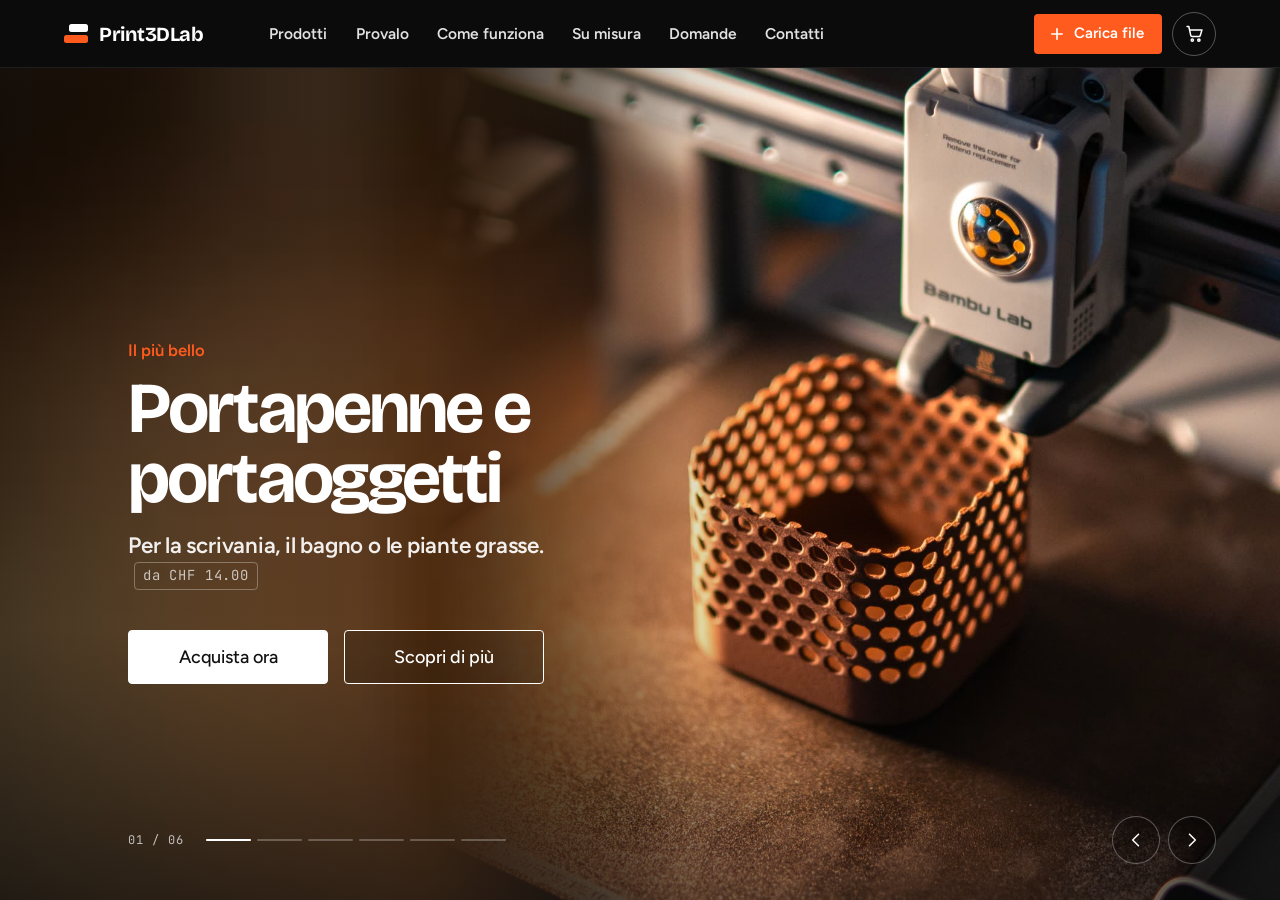
<file: index.html>
<!doctype html>
<html lang="it">
<head>
  <meta charset="utf-8">
  <meta name="viewport" content="width=device-width, initial-scale=1">
  <title>Print3DLab · Stampa 3D in Ticino</title>
  <meta name="description" content="Regali, gadget e pezzi su misura stampati in 3D nel Locarnese. Scegli dal catalogo o carica il tuo file e vedi subito il prezzo. Spedizione in tutta la Svizzera.">
  <meta name="theme-color" content="#0b0b0c">
  <link rel="preload" href="caratteri/bricolage.woff2" as="font" type="font/woff2" crossorigin>
  <link rel="preload" href="caratteri/figtree-latin-600-normal.woff2" as="font" type="font/woff2" crossorigin>
  <link rel="preload" href="vetrina/1-nido-ape.jpg" as="image" media="(min-width: 861px)" fetchpriority="high">
  <link rel="preload" href="vetrina/1-nido-ape-telefono.jpg" as="image" media="(max-width: 860px)" fetchpriority="high">
  <link rel="preload" href="vetrina/1-nido-ape-sfondo.jpg" as="image">
  <link rel="icon" href="data:image/svg+xml,%3Csvg xmlns='http://www.w3.org/2000/svg' viewBox='0 0 32 32'%3E%3Crect x='3' y='17' width='26' height='9' rx='3' fill='%23ff5b1f'/%3E%3Crect x='7' y='6' width='22' height='9' rx='3' fill='%23111112'/%3E%3C/svg%3E">
  <link rel="stylesheet" href="style.css">
  <script>document.documentElement.classList.add("js","in-home")</script>
  <!-- Foto: Pexels (licenza gratuita, uso commerciale permesso).
       foto 30640195, 35063293, 35063298, 30620861, 16003896, 14158951, 33267278, 29148783 -->
</head>
<body class="in-apertura">
<a class="salta" href="#prodotti">Vai ai prodotti</a>

<header class="testata">
  <a class="logo" href="#inizio" aria-label="Torna alla home">
    <span class="logo-segno" aria-hidden="true"><i></i><i></i></span>
    <span data-campo="nome">Print3DLab</span>
  </a>
  <nav class="testata-nav" aria-label="Menu principale">
    <a href="#prodotti">Prodotti</a>
    <a href="#prova">Provalo</a>
    <a href="#come">Come funziona</a>
    <a href="#su-misura">Su misura</a>
    <a href="#domande">Domande</a>
    <a href="#contatti">Contatti</a>
  </nav>
  <div class="testata-destra">
    <a class="testata-carica" href="#carica" aria-label="Carica file"><svg viewBox="0 0 24 24" aria-hidden="true"><path d="M12 5v14M5 12h14"/></svg><span>Carica file</span></a>
    <button class="testata-carrello" type="button" data-apri-carrello aria-label="Carrello, vuoto">
      <svg viewBox="0 0 24 24" aria-hidden="true"><path d="M3.5 4h2l2.2 10.2a1.5 1.5 0 001.5 1.2h7.9a1.5 1.5 0 001.5-1.1L20.5 8H6.6"/><circle cx="9.5" cy="19.5" r="1.3"/><circle cx="17" cy="19.5" r="1.3"/></svg>
      <span class="carrello-numero" data-carrello-numero hidden>0</span>
    </button>
    <button class="hamburger" type="button" aria-expanded="false" aria-controls="menu" aria-label="Apri il menu">
      <span class="hamburger-righe" aria-hidden="true"><i></i><i></i><i></i></span>
      <span class="hamburger-testo">Menu</span>
    </button>
  </div>
</header>

<!-- ===== Menu a schermo intero ===== -->
<div class="menu" id="menu" hidden>
  <nav class="menu-voci" aria-label="Sezioni del sito">
    <a href="#inizio"><span>00</span>Home</a>
    <a href="#prodotti"><span>01</span>Prodotti</a>
    <a href="#carica"><span>02</span>Carica file</a>
    <a href="#prova"><span>03</span>Provalo</a>
    <a href="#come"><span>04</span>Come funziona</a>
    <a href="#su-misura"><span>05</span>Su misura</a>
    <a href="#domande"><span>06</span>Domande</a>
    <a href="#contatti"><span>07</span>Contatti</a>
  </nav>
  <div class="menu-lato">
    <p class="etichetta etichetta-chiara">Scrivici</p>
    <ul class="lista-email" data-email-lista></ul>
    <p class="etichetta etichetta-chiara">Consegna e pagamento</p>
    <p class="menu-info">Spediamo con La Posta in tutta la Svizzera.<br>Paghi con Twint, PayPal o carta.</p>
    <a class="bottone bottone-chiaro" href="#prodotti">Vai al negozio</a>
  </div>
</div>

<main id="inizio">

  <!-- ===== Home: foto a tutto schermo che cambiano da sole ===== -->
  <section class="vetrina" id="vetrina" data-pagina="home" aria-roledescription="carosello" aria-label="Oggetti stampati in 3D">
    <h1 class="nascosto">Print3DLab: stampa 3D nel Locarnese</h1>
    <div class="vetrina-immagini" id="vetrina-immagini"></div>
    <div class="vetrina-comandi">
      <span class="vd-numero" data-vd-numero aria-live="polite">01 / 06</span>
      <div class="vetrina-barre" role="tablist" aria-label="Scegli la foto"></div>
      <div class="vetrina-frecce">
        <button type="button" class="freccia" data-vai="-1" aria-label="Foto precedente"><svg viewBox="0 0 24 24" aria-hidden="true"><path d="M15 5l-7 7 7 7"/></svg></button>
        <button type="button" class="freccia" data-vai="1" aria-label="Foto successiva"><svg viewBox="0 0 24 24" aria-hidden="true"><path d="M9 5l7 7-7 7"/></svg></button>
      </div>
    </div>
  </section>

  <!-- ===== Prodotti ===== -->
  <section class="sezione" id="prodotti" data-pagina="prodotti">
    <div class="testa-sezione rivela">
      <div>
        <p class="etichetta">01 / Negozio</p>
        <h2>Cosa stampiamo</h2>
      </div>
      <p class="testa-lato">Scegli una sezione: dentro trovi tutti i modelli. Poi scegli colore e grandezza e aggiungi al carrello. Ogni pezzo lo stampiamo apposta per te sulle nostre Bambu Lab.</p>
    </div>
    <ul class="catalogo" id="catalogo"></ul>
    <ul class="garanzie rivela">
      <li><b>Fatto su ordinazione</b><span>Stampato apposta per te in 3-7 giorni</span></li>
      <li><b>Paghi come vuoi</b><span>Twint, PayPal o carta</span></li>
      <li><b>Spedizione gratis</b><span data-spedizione-gratis>Da CHF 80 di spesa</span></li>
      <li><b>Arriva rotto?</b><span>Lo ristampiamo gratis</span></li>
    </ul>
    <p class="nota-foto" id="nota-foto" hidden>Le foto sono esempi di oggetti stampati in 3D. Presto le sostituiamo con le foto dei nostri pezzi.</p>
  </section>

  <!-- ===== Natale ===== -->
  <section class="natale" data-pagina="prodotti" aria-labelledby="titolo-natale">
    <div class="natale-foto rivela"><img src="foto/natale-pupazzo.jpg" alt="Pupazzi di neve stampati in 3D appena usciti dalla stampante" loading="lazy" decoding="async" width="900" height="1350"></div>
    <div class="natale-testo rivela">
      <p class="etichetta etichetta-chiara">Natale 2026</p>
      <h2 id="titolo-natale">Un regalo con <em>il suo nome sopra.</em></h2>
      <p>Decorazioni per l'albero, palline con il nome e portachiavi da mettere sotto l'albero. Ognuno con il nome di chi lo riceve.</p>
      <p class="natale-scadenza"><span class="punto"></span>Ordina entro il 10 dicembre per riceverlo in tempo.</p>
      <a class="bottone bottone-chiaro" href="#sezione/natale">Vedi le decorazioni</a>
    </div>
  </section>

  <!-- ===== Una sezione: tutti i suoi modelli (si riempie da negozio.js) ===== -->
  <section class="sezione pagina-sezione" id="sezione" data-pagina="sezione">
    <a class="sez-indietro" href="#prodotti">&larr; Tutte le sezioni</a>
    <div class="testa-sezione">
      <div>
        <p class="etichetta" data-sez-etichetta>Sezione</p>
        <h2 data-sez-nome>Modelli</h2>
      </div>
      <p class="testa-lato" data-sez-testo></p>
    </div>
    <nav class="sez-schede" data-sez-schede aria-label="Tutte le sezioni"></nav>
    <ul class="catalogo modelli" id="modelli"></ul>
    <p class="nota-foto" id="nota-modelli" hidden>Le foto di alcuni modelli arrivano presto. Se vuoi vederlo prima di ordinare, scrivici.</p>
    <div class="sez-giro" data-sez-giro></div>
  </section>

  <!-- ===== Carica file + calcolatore ===== -->
  <section class="sezione carica" id="carica" data-pagina="carica">
    <div class="testa-sezione rivela">
      <div>
        <p class="etichetta">02 / Carica file</p>
        <h2>Carica il modello, <em>vedi subito il prezzo.</em></h2>
      </div>
      <p class="testa-lato">Il calcolatore legge il tuo file STL, 3MF o OBJ, ti mostra il modello in 3D e calcola peso, tempo di stampa e prezzo. Poi premi Avanti, scegli la spedizione e paghi.</p>
    </div>

    <form class="calcolo" id="modulo-file" novalidate>
      <div class="calcolo-griglia">
        <!-- il modello in 3D -->
        <div class="visore" id="visore">
          <label class="zona-file" id="zona-file">
            <input type="file" name="file" id="campo-file" accept=".stl,.3mf,.obj,.step,.stp">
            <span class="zona-icona" aria-hidden="true"><svg viewBox="0 0 24 24"><path d="M12 16V4m0 0l-5 5m5-5l5 5"/><path d="M4 16v3a1 1 0 001 1h14a1 1 0 001-1v-3"/></svg></span>
            <span class="zona-titolo" data-zona-titolo>Trascina qui il tuo file 3D</span>
            <span class="zona-sotto" data-zona-sotto>oppure clicca per sceglierlo · STL, 3MF, OBJ o STEP · fino a 8 MB</span>
          </label>
          <canvas class="visore-tela" id="visore-tela" hidden aria-label="Anteprima 3D del modello. Trascina per girarlo."></canvas>
          <div class="visore-barra" data-visore-barra hidden>
            <span class="visore-nome" data-visore-nome></span>
            <span class="visore-misure" data-visore-misure></span>
            <button type="button" class="visore-cambia" data-visore-cambia>Cambia file</button>
          </div>
          <p class="visore-aiuto" data-visore-aiuto hidden>Trascina per girarlo · il quadrato è il piatto della stampante (25,6 cm)</p>
          <p class="visore-avviso" data-visore-avviso role="status" hidden></p>
        </div>

        <!-- le scelte e il prezzo -->
        <div class="pannello">
          <div class="opzione">
            <p class="opzione-titolo">Materiale</p>
            <div class="segmenti" data-opzioni="materiali"></div>
            <p class="opzione-info" data-info="materiali"></p>
          </div>
          <div class="opzione">
            <p class="opzione-titolo">Qualità</p>
            <div class="segmenti" data-opzioni="qualita"></div>
          </div>
          <div class="opzione">
            <p class="opzione-titolo">Riempimento</p>
            <div class="segmenti" data-opzioni="riempimento"></div>
          </div>
          <div class="opzione">
            <label class="opzione-titolo" for="campo-scala">Grandezza <b data-scala-valore>100%</b></label>
            <input class="cursore" id="campo-scala" name="scala" type="range" min="25" max="300" step="5" value="100">
          </div>
          <div class="opzione opzione-riga">
            <div>
              <p class="opzione-titolo">Colore <b data-colore-nome>Arancio</b></p>
              <div class="pallini" data-pallini="colore-file"></div>
            </div>
            <div>
              <p class="opzione-titolo">Pezzi</p>
              <div class="contatore" data-contatore>
                <button type="button" data-piu="-1" aria-label="Un pezzo in meno">−</button>
                <input name="quantita" type="number" min="1" max="100" value="1" inputmode="numeric" aria-label="Quanti pezzi">
                <button type="button" data-piu="1" aria-label="Un pezzo in più">+</button>
              </div>
            </div>
          </div>

          <div class="conto" data-conto>
            <dl class="conto-righe">
              <div><dt>Peso stimato</dt><dd data-stima="peso">–</dd></div>
              <div><dt>Tempo di stampa</dt><dd data-stima="tempo">–</dd></div>
              <div><dt>Prezzo al pezzo</dt><dd data-stima="pezzo">–</dd></div>
            </dl>
            <div class="conto-totale">
              <span>Totale</span>
              <b data-stima="totale">–</b>
            </div>
            <p class="conto-nota" data-conto-nota>Carica un file STL, 3MF o OBJ per vedere il prezzo.</p>
            <details class="conto-dettagli">
              <summary>Come calcoliamo il prezzo</summary>
              <div data-stima="dettagli"><p>Il prezzo dipende da quanto filamento serve (peso) e da quante ore lavora la stampante, più un costo fisso per preparare la stampa. Da 5 pezzi uguali c'è uno sconto.</p></div>
            </details>
            <label class="spunta conto-permesso"><input type="checkbox" name="accetto" required><span>Il file è mio o ho il permesso di stamparlo.</span></label>
            <button class="bottone bottone-grande bottone-pieno conto-avanti" type="submit" data-file-avanti disabled>Avanti</button>
            <p class="modulo-stato" role="status" aria-live="polite"></p>
            <p class="conto-altro">Hai un file STEP o solo un link? <a href="#contatti">Scrivici</a> e ti facciamo il prezzo noi.</p>
          </div>
        </div>
      </div>

    </form>
  </section>

  <!-- ===== Provalo ===== -->
  <section class="sezione prova-sezione" id="prova" data-pagina="prova">
    <div class="testa-sezione rivela">
      <div>
        <p class="etichetta">03 / Provalo</p>
        <h2>Il tuo portachiavi, adesso</h2>
      </div>
      <p class="testa-lato">Scrivi un nome e scegli il colore: vedi subito come viene. Se ti piace, lo metti nel carrello con un clic.</p>
    </div>

    <div class="prova rivela">
      <div class="prova-scena">
        <svg class="portachiavi" viewBox="0 0 560 250" role="img" aria-label="Anteprima del portachiavi">
          <defs>
            <pattern id="righe-strati" width="6" height="5" patternUnits="userSpaceOnUse">
              <rect width="6" height="1.6" fill="rgba(0,0,0,.09)"/>
            </pattern>
          </defs>
          <g class="pc-anello" fill="none" stroke-width="7"><circle cx="0" cy="0" r="48"/></g>
          <path class="pc-spessore"/>
          <path class="pc-base"/>
          <path class="pc-righe" fill="url(#righe-strati)"/>
          <text class="pc-lettere-ombra" x="0" y="0">Leo</text>
          <text class="pc-lettere" x="0" y="0">Leo</text>
        </svg>
        <p class="prova-misure"><span data-misura>7,2 cm</span> · PLA · spessore 4 mm</p>
      </div>
      <div class="prova-comandi">
        <label class="prova-campo">
          <span>Nome o scritta</span>
          <input id="prova-nome" type="text" maxlength="12" value="Leo" autocomplete="off" spellcheck="false">
        </label>
        <div>
          <p class="prova-titoletto">Colore: <b data-nome-colore>Arancio</b></p>
          <div class="prova-colori" role="radiogroup" aria-label="Colore"></div>
        </div>
        <div class="prova-fondo">
          <p class="prova-prezzo"><span data-prezzo-portachiavi>CHF 6.00</span> <small>al pezzo</small></p>
          <button class="bottone" type="button" id="prova-ordina">Aggiungi al carrello</button>
        </div>
      </div>
    </div>
  </section>

  <!-- ===== Come funziona ===== -->
  <section class="sezione-scura" id="come" data-pagina="come">
    <div class="sezione">
      <div class="testa-sezione rivela">
        <div>
          <p class="etichetta etichetta-chiara">04 / Come funziona</p>
          <h2>Dall'ordine alle tue mani</h2>
        </div>
        <p class="testa-lato">Niente account e niente carta di credito. Ordini dal sito, noi confermiamo, stampiamo e te lo consegniamo.</p>
      </div>
      <ol class="passi rivela-gruppo">
        <li><span class="passo-num">01</span><h3>Ordini</h3><p>Dal negozio o caricando il tuo file. Vedi subito quanto costa.</p></li>
        <li><span class="passo-num">02</span><h3>Confermiamo</h3><p>Entro un giorno ti scriviamo per email con la data di consegna.</p></li>
        <li><span class="passo-num">03</span><h3>Stampiamo</h3><p>Strato dopo strato sulle nostre Bambu Lab. Un portachiavi ci mette circa 40 minuti.</p></li>
        <li><span class="passo-num">04</span><h3>Ricevi e paghi</h3><p>Ti arriva il pacco con La Posta. Paghi con Twint, PayPal o carta.</p></li>
      </ol>
    </div>
  </section>

  <!-- ===== Numeri ===== -->
  <section class="numeri" data-pagina="come" aria-label="In breve">
    <div class="numero rivela"><b>2</b><span>stampanti al lavoro ogni giorno</span></div>
    <div class="numero rivela"><b>0,2<small>mm</small></b><span>lo spessore di ogni strato</span></div>
    <div class="numero rivela"><b>8</b><span>colori tra cui scegliere</span></div>
    <div class="numero rivela"><b>3-7</b><span>giorni dall'ordine alla consegna</span></div>
  </section>

  <!-- ===== Su misura ===== -->
  <section class="sezione su-misura" id="su-misura" data-pagina="su-misura">
    <div class="su-misura-foto rivela">
      <img src="foto/su-misura.jpg" alt="Modellino di una casa stampato in 3D tenuto in mano" loading="lazy" decoding="async" width="1400" height="934">
    </div>
    <div class="su-misura-testo rivela">
      <p class="etichetta">05 / Su misura</p>
      <h2>Hai un'idea che non trovi qui?</h2>
      <p>Disegniamo noi il modello 3D partendo da una foto, uno schizzo o due righe di spiegazione. Un pezzo di ricambio, un regalo per la squadra, il logo della tua attività.</p>
      <ul class="spunte">
        <li>Ti mandiamo prima un'immagine del modello</li>
        <li>Stampiamo solo quando ti va bene</li>
        <li>Preventivo gratis entro due giorni</li>
      </ul>
      <a class="bottone" href="#contatti" data-argomento="Preventivo su misura">Chiedi un preventivo</a>
    </div>
  </section>

  <!-- ===== Domande ===== -->
  <section class="sezione domande" id="domande" data-pagina="domande">
    <div class="testa-sezione rivela">
      <div>
        <p class="etichetta">06 / Domande</p>
        <h2>Domande frequenti</h2>
      </div>
    </div>
    <div class="domande-lista rivela">
      <details><summary>Quanto tempo ci vuole?</summary><p>Di solito da 3 a 7 giorni lavorativi, più 1-3 giorni se spediamo con La Posta. Per i regali di Natale ordina entro il 10 dicembre.</p></details>
      <details><summary>Quanto costa la spedizione?</summary><p data-faq-spedizione>Spediamo con La Posta: PostPac Economy CHF 9.00 (2-3 giorni) o PostPac Priority CHF 10.50 (il giorno dopo). Da CHF 80 di spesa la spedizione è gratis.</p></details>
      <details><summary>Come si paga?</summary><p>Con Twint, PayPal o carta di credito/debito. Quando confermiamo l'ordine ti mandiamo la richiesta di pagamento o un link sicuro. La carta non la scrivi mai sul nostro sito.</p></details>
      <details><summary>Di che materiale sono?</summary><p>Di solito PLA, una plastica che si ottiene dall'amido di mais: leggera e resistente, ma sopra i 55 gradi circa si deforma (non lasciarla in macchina d'estate). Per i tuoi file puoi scegliere anche PETG, più resistente al caldo, o TPU, morbido come la gomma.</p></details>
      <details><summary>Il prezzo del calcolatore è quello finale?</summary><p>Sì: il prezzo che vedi è quello che paghi. Prima di stampare controlliamo comunque il file: se c'è un problema (per esempio un pezzo che non si può stampare bene) ti scriviamo, e se hai già pagato ti ridiamo tutti i soldi.</p></details>
      <details><summary>Posso restituire un oggetto?</summary><p>Gli oggetti sono fatti apposta per te, quindi di solito non si possono restituire. Ma se arriva rotto o con un difetto di stampa, scrivici entro 14 giorni con una foto: lo ristampiamo gratis o ti ridiamo i soldi.</p></details>
      <details><summary>Potete stampare un file che ho già?</summary><p>Sì, caricalo nella pagina <a href="#carica">Carica file</a> (STL, 3MF, OBJ o STEP) e vedi subito il prezzo. Se pesa più di 8 MB mandaci un link. Non stampiamo armi, oggetti pericolosi o copie di marchi protetti.</p></details>
    </div>
  </section>

  <!-- ===== Contatti ===== -->
  <section class="sezione contatti" id="contatti" data-pagina="contatti">
    <div class="contatti-lato rivela">
      <p class="etichetta">07 / Contatti</p>
      <h2>Scrivici, <em>rispondiamo in un giorno.</em></h2>
      <p>Per una domanda, un preventivo su misura o un ordine che hai già fatto.</p>
      <dl class="ordina-info">
        <div class="info-email"><dt>Email</dt><dd><ul class="lista-email" data-email-lista></ul></dd></div>
        <div><dt>Spedizione</dt><dd>Svizzera e Liechtenstein</dd></div>
        <div><dt>Pagamento</dt><dd>Twint, PayPal o carta</dd></div>
      </dl>
    </div>
    <form class="modulo rivela" name="contatto" method="POST" data-netlify="true" netlify-honeypot="campo-trappola" id="modulo-contatto">
      <input type="hidden" name="form-name" value="contatto">
      <p class="nascosto"><label>Non compilare: <input name="campo-trappola" tabindex="-1" autocomplete="off"></label></p>
      <fieldset class="campi">
        <label class="campo"><span>Nome e cognome</span><input name="nome" autocomplete="name" required></label>
        <label class="campo"><span>Email</span><input name="email" type="email" autocomplete="email" required></label>
        <label class="campo campo-largo"><span>Di cosa si tratta?</span>
          <select name="argomento" id="campo-argomento">
            <option>Una domanda</option><option>Preventivo su misura</option><option>Un ordine che ho già fatto</option><option>Altro</option>
          </select>
        </label>
        <label class="campo campo-largo"><span>Messaggio</span><textarea name="messaggio" rows="6" required></textarea></label>
        <label class="spunta campo-largo"><input type="checkbox" name="accetto" value="sì" required><span>Ho letto la <a href="#privacy">privacy</a>.</span></label>
      </fieldset>
      <div class="modulo-fondo">
        <button class="bottone bottone-grande" type="submit">Invia il messaggio</button>
        <p class="modulo-stato" role="status" aria-live="polite"></p>
      </div>
    </form>
  </section>

  <!-- ===== Cassa ===== -->
  <section class="sezione cassa" id="cassa" data-pagina="cassa">
    <div class="cassa-testa">
      <a class="cassa-indietro" href="#prodotti">← Continua gli acquisti</a>
      <h2>Cassa</h2>
      <ol class="cassa-passi" aria-label="Passaggi">
        <li class="fatto">Carrello</li><li class="qui" aria-current="step">Dati e consegna</li><li>Conferma</li>
      </ol>
    </div>

    <div class="cassa-vuota" data-cassa-vuota hidden>
      <p>Il carrello è vuoto.</p>
      <a class="bottone" href="#prodotti">Vai ai prodotti</a>
    </div>

    <form class="cassa-griglia" name="ordine" method="POST" data-netlify="true" netlify-honeypot="campo-trappola" id="modulo-ordine" novalidate>
      <input type="hidden" name="form-name" value="ordine">
      <p class="nascosto"><label>Non compilare: <input name="campo-trappola" tabindex="-1" autocomplete="off"></label></p>
      <input type="hidden" name="numero-ordine"><input type="hidden" name="articoli"><input type="hidden" name="subtotale"><input type="hidden" name="costo-spedizione"><input type="hidden" name="totale">
      <input type="hidden" name="spedizione"><input type="hidden" name="pagamento"><input type="hidden" name="file-online">

      <div class="cassa-moduli">
        <fieldset class="blocco">
          <legend><span>1</span> Contatto</legend>
          <div class="campi">
            <label class="campo"><span>Email</span><input name="email" type="email" autocomplete="email" required></label>
            <label class="campo"><span>Telefono <small>(per Twint e per il postino)</small></span><input name="telefono" type="tel" autocomplete="tel" inputmode="tel" required placeholder="079 123 45 67"></label>
          </div>
        </fieldset>

        <fieldset class="blocco">
          <legend><span>2</span> Consegna</legend>
          <div class="scelte scelte-colonna" data-spedizioni role="radiogroup" aria-label="Consegna"></div>
          <div class="campi">
            <label class="campo"><span>Nome</span><input name="nome" autocomplete="given-name" required></label>
            <label class="campo"><span>Cognome</span><input name="cognome" autocomplete="family-name" required></label>
          </div>
          <div class="campi" data-indirizzo>
            <label class="campo campo-largo"><span>Via e numero</span><input name="via" autocomplete="address-line1" required></label>
            <label class="campo campo-largo"><span>Complemento <small>(c/o, appartamento, facoltativo)</small></span><input name="complemento" autocomplete="address-line2"></label>
            <label class="campo campo-corto"><span>NPA</span><input name="npa" autocomplete="postal-code" inputmode="numeric" pattern="[0-9]{4}" maxlength="4" placeholder="6600" required></label>
            <label class="campo"><span>Località</span><input name="localita" autocomplete="address-level2" placeholder="Locarno" required></label>
            <label class="campo campo-largo"><span>Paese</span>
              <select name="paese" autocomplete="country-name"><option>Svizzera</option><option>Liechtenstein</option></select>
            </label>
          </div>
        </fieldset>

        <fieldset class="blocco">
          <legend><span>3</span> Pagamento</legend>
          <div class="scelte scelte-colonna" data-pagamenti role="radiogroup" aria-label="Pagamento"></div>
          <p class="blocco-nota">Non chiediamo mai i dati della carta. Paghi solo dopo che abbiamo confermato l'ordine.</p>
        </fieldset>

        <fieldset class="blocco">
          <legend><span>4</span> Ultime cose</legend>
          <div class="campi">
            <label class="campo campo-largo"><span>Note per noi <small>(facoltativo)</small></span><textarea name="note" rows="3"></textarea></label>
            <label class="campo campo-largo"><span>Come ci hai conosciuto? <small>(facoltativo)</small></span>
              <select name="conosciuto"><option value="">Scegli…</option><option>YouTube</option><option>Da un amico</option><option>Instagram o TikTok</option><option>Mercatino</option><option>Google</option><option>Altro</option></select>
            </label>
            <label class="spunta campo-largo"><input type="checkbox" name="accetto" value="sì" required><span>Ho letto e accetto le <a href="#condizioni">condizioni di vendita</a> e la <a href="#privacy">privacy</a>.</span></label>
          </div>
        </fieldset>
      </div>

      <aside class="riepilogo" aria-label="Riepilogo dell'ordine">
        <h3>Il tuo ordine</h3>
        <ul class="riepilogo-lista" data-riepilogo-lista></ul>
        <dl class="riepilogo-conti">
          <div><dt>Subtotale</dt><dd data-conto="subtotale">–</dd></div>
          <div><dt>Spedizione</dt><dd data-conto="spedizione">–</dd></div>
          <div class="riepilogo-totale"><dt>Totale</dt><dd data-conto="totale">–</dd></div>
        </dl>
        <p class="riepilogo-nota">Prezzi finali in franchi svizzeri (CHF).</p>
        <button class="bottone bottone-grande bottone-pieno" type="submit">Invia l'ordine</button>
        <p class="modulo-stato" role="status" aria-live="polite"></p>
        <p class="riepilogo-sicuro"><svg viewBox="0 0 24 24" aria-hidden="true"><path d="M12 3l7 3v5c0 5-3.5 8.5-7 10-3.5-1.5-7-5-7-10V6z"/><path d="M9 12l2 2 4-4"/></svg><span data-riepilogo-sicuro>Non paghi adesso: prima ti confermiamo l'ordine per email.</span></p>
      </aside>
    </form>

    <div class="grazie" data-grazie hidden tabindex="-1">
      <span class="grazie-segno" aria-hidden="true"><svg viewBox="0 0 24 24"><path d="M6 12.5l4 4 8-9"/></svg></span>
      <p class="etichetta">Ordine <b data-grazie-numero></b></p>
      <h2>Grazie, <span data-grazie-nome></span>!</h2>
      <p data-grazie-testo>Abbiamo ricevuto il tuo ordine. Entro un giorno ti scriviamo a <b data-grazie-email></b> per confermare la data e mandarti il pagamento.</p>
      <p class="modulo-stato" data-grazie-stato role="status" aria-live="polite"></p>
      <button class="bottone bottone-grande bottone-pieno" type="button" data-grazie-riprova hidden>Riprova a pagare</button>
      <ol class="grazie-passi">
        <li><b>Oggi</b><span>Controlliamo l'ordine</span></li>
        <li><b>Entro 1 giorno</b><span>Ti confermiamo per email</span></li>
        <li><b>3-7 giorni</b><span>Stampiamo i tuoi pezzi</span></li>
        <li><b>Consegna</b><span data-grazie-consegna>Pacco con La Posta</span></li>
      </ol>
      <a class="bottone" href="#inizio">Torna alla home</a>
    </div>
  </section>

  <!-- ===== Note legali ===== -->
  <section class="sezione legale" data-pagina="legale">
    <div class="legale-indice">
      <p class="etichetta">Note legali</p>
      <a href="#condizioni">Condizioni di vendita</a>
      <a href="#privacy">Privacy</a>
      <a href="#impressum">Impressum</a>
    </div>
    <div class="legale-testi">
      <article id="condizioni">
        <h2>Condizioni di vendita</h2>
        <p class="legale-data">Aggiornate il 28 ottobre 2026</p>
        <h3>1. Chi siamo</h3>
        <p><span data-campo="nome">Print3DLab</span> è un piccolo laboratorio di stampa 3D nel Locarnese. I dati del responsabile sono nell'<a href="#impressum">Impressum</a>.</p>
        <h3>2. Ordini</h3>
        <p>Quando invii un ordine o una richiesta dal sito, ci fai una proposta. Il contratto è concluso quando ti confermiamo l'ordine per email. Se non possiamo stampare un oggetto, te lo diciamo e non paghi niente.</p>
        <h3>3. Prezzi</h3>
        <p>Tutti i prezzi sono in franchi svizzeri (CHF) e sono prezzi finali. Il costo della spedizione è indicato alla cassa prima di inviare l'ordine. Per i file caricati vale il prezzo calcolato dal sito. Prima di stampare controlliamo il file: se non si può stampare bene ti avvisiamo, e se hai già pagato ti rimborsiamo tutto.</p>
        <h3>4. Pagamento</h3>
        <p>Paghi con Twint, PayPal o carta di credito/debito dopo la nostra conferma: ti mandiamo la richiesta di pagamento o un link sicuro. Spediamo quando il pagamento è arrivato. I dati della carta non passano mai dal nostro sito.</p>
        <h3>5. Consegna</h3>
        <p>Stampiamo in 3-7 giorni lavorativi dalla conferma. Spediamo con La Posta in Svizzera e nel Liechtenstein con PostPac Economy o Priority. Se il pacco si perde, ce ne occupiamo noi con La Posta.</p>
        <h3>6. Resi e difetti</h3>
        <p>In Svizzera non esiste un diritto di recesso generale per gli acquisti online, e i nostri oggetti sono fatti su misura o personalizzati: per questo non si possono restituire se hai cambiato idea. Se un oggetto arriva rotto o con un difetto di stampa, scrivici entro 14 giorni con una foto: lo ristampiamo gratis o ti rimborsiamo.</p>
        <h3>7. File dei clienti</h3>
        <p>Puoi caricare solo modelli che hai il diritto di stampare (tuoi, oppure con una licenza che lo permette). Non stampiamo armi, oggetti pericolosi o copie di marchi e personaggi protetti. Usiamo il tuo file solo per il tuo ordine.</p>
        <h3>8. Uso degli oggetti</h3>
        <p>Gli oggetti in PLA si deformano sopra i 55 °C circa e non sono adatti al contatto con il cibo. Non sono giocattoli per bambini sotto i 3 anni (pezzi piccoli).</p>
        <h3>9. Diritto applicabile</h3>
        <p>Vale il diritto svizzero.</p>
      </article>

      <article id="privacy">
        <h2>Privacy</h2>
        <p class="legale-data">Aggiornata il 28 ottobre 2026 · secondo la legge svizzera sulla protezione dei dati (LPD)</p>
        <h3>Chi è responsabile</h3>
        <p>Il responsabile dei tuoi dati è indicato nell'<a href="#impressum">Impressum</a>. Per qualsiasi domanda scrivi a <span data-email-tutte>la nostra email</span>.</p>
        <h3>Quali dati raccogliamo e perché</h3>
        <p>Solo quelli che ci mandi con i moduli: nome, cognome, email, telefono, indirizzo di consegna, i file 3D che carichi e i tuoi messaggi. Li usiamo per gestire il tuo ordine, consegnarlo, farti pagare e risponderti. Non li vendiamo e non li usiamo per pubblicità.</p>
        <p>Contiamo anche le visite al sito, in modo anonimo: per ogni pagina aperta salviamo solo quale pagina, da quale sito arrivi, se usi telefono, tablet o computer e la lingua del browser. Niente nome, niente indirizzo IP, niente cookie: non possiamo sapere chi sei. Se il tuo browser chiede di non essere tracciato ("Do Not Track"), non contiamo niente.</p>
        <h3>Chi altro li vede</h3>
        <p>Il sito e i moduli sono gestiti da Netlify Inc. (Stati Uniti), che conserva i dati dei moduli per noi. I file 3D che carichi e il conteggio delle visite li conserviamo con Supabase, in una cartella privata che possiamo aprire solo noi. Se paghi online, il pagamento lo gestisce Stripe: i dati della carta li vede solo Stripe, noi mai. Quando ci mandi un ordine o un messaggio, ce ne arriva anche una copia per email (con Google Gmail). Se spediamo, diamo nome e indirizzo a La Posta Svizzera. Se paghi con Twint o PayPal (anche con la carta), il pagamento passa da loro: noi non vediamo i dati della carta.</p>
        <h3>Cookie</h3>
        <p>Non usiamo cookie. Le statistiche delle visite sono anonime (vedi sopra). Il carrello è salvato solo nel tuo browser, sul tuo dispositivo.</p>
        <h3>Per quanto tempo</h3>
        <p>Teniamo i dati finché servono per l'ordine e le eventuali garanzie. I file 3D li cancelliamo al più tardi 3 mesi dopo la consegna.</p>
        <h3>I tuoi diritti</h3>
        <p>Puoi chiederci in ogni momento quali dati abbiamo su di te, correggerli o cancellarli. Basta un'email.</p>
      </article>

      <article id="impressum">
        <h2>Impressum</h2>
        <dl class="impressum" data-impressum></dl>
      </article>
    </div>
  </section>

</main>

<!-- pagina prima / pagina dopo (la riempie script.js) -->
<nav class="giro" aria-label="Altre pagine" data-giro></nav>

<footer class="piede">
  <div class="piede-alto">
    <p class="piede-frase">Hai in mente qualcosa?<br><a href="#carica">Stampiamolo.</a></p>
    <div class="piede-colonne">
      <div>
        <p class="etichetta etichetta-chiara">Scrivici</p>
        <ul class="lista-email" data-email-lista></ul>
      </div>
      <div>
        <p class="etichetta etichetta-chiara">Negozio</p>
        <div class="piede-link">
          <a href="#prodotti">Prodotti</a>
          <a href="#carica">Carica file</a>
          <a href="#contatti">Contatti</a>
          <a data-campo-href="youtube" href="#" target="_blank" rel="noopener">YouTube</a>
        </div>
      </div>
      <div>
        <p class="etichetta etichetta-chiara">Legale</p>
        <div class="piede-link">
          <a href="#condizioni">Condizioni di vendita</a>
          <a href="#privacy">Privacy</a>
          <a href="#impressum">Impressum</a>
        </div>
      </div>
    </div>
  </div>
  <p class="piede-marchio" data-campo="nome" aria-hidden="true">Print3DLab</p>
  <p class="piede-basso">© 2026 <span data-campo="nome">Print3DLab</span> · Stampa 3D in Ticino · Prezzi in franchi svizzeri · Pagamento con Twint, PayPal o carta</p>
</footer>

<!-- ===== Scheda di un prodotto ===== -->
<dialog class="scheda" id="scheda" aria-labelledby="scheda-titolo">
  <form method="dialog" class="scheda-dentro" data-scheda-modulo>
    <button class="chiudi" type="button" data-chiudi aria-label="Chiudi"><svg viewBox="0 0 24 24" aria-hidden="true"><path d="M6 6l12 12M18 6L6 18"/></svg></button>
    <div class="scheda-foto"><img data-scheda-foto alt="" decoding="async"><span class="foto-vuota" data-scheda-vuota hidden aria-hidden="true"><b data-scheda-iniziale></b><small>Foto in arrivo</small></span><div class="scheda-miniature" data-scheda-miniature hidden></div></div>
    <div class="scheda-testo">
      <p class="scheda-segno" data-scheda-segno></p>
      <h2 id="scheda-titolo" data-scheda-nome></h2>
      <p class="scheda-prezzo" data-scheda-prezzo></p>
      <p class="scheda-descrizione" data-scheda-testo></p>
      <div class="scheda-scelte">
        <div class="opzione" data-scheda-misure-box>
          <p class="opzione-titolo" data-scheda-misure-titolo>Grandezza</p>
          <div class="segmenti" data-scheda-misure></div>
        </div>
        <div class="opzione">
          <p class="opzione-titolo">Colore <b data-scheda-colore-nome></b></p>
          <div class="pallini" data-pallini="colore-scheda"></div>
        </div>
        <label class="campo" data-scheda-scritta-box><span data-scheda-scritta-etichetta>Nome o scritta</span>
          <input name="scritta" data-scheda-scritta maxlength="20" autocomplete="off" spellcheck="false">
        </label>
        <div class="scheda-riga">
          <div class="contatore" data-contatore>
            <button type="button" data-piu="-1" aria-label="Uno in meno">−</button>
            <input name="quantita" type="number" min="1" max="50" value="1" inputmode="numeric" aria-label="Quanti">
            <button type="button" data-piu="1" aria-label="Uno in più">+</button>
          </div>
          <button class="bottone bottone-grande bottone-pieno" type="submit" data-scheda-aggiungi>Aggiungi al carrello</button>
        </div>
      </div>
      <ul class="scheda-info">
        <li>Stampato apposta per te in 3-7 giorni</li>
        <li>Spedizione con La Posta, gratis da CHF 80</li>
        <li data-scheda-dettagli></li>
      </ul>
    </div>
  </form>
</dialog>

<!-- ===== Carrello ===== -->
<dialog class="carrello" id="carrello" aria-labelledby="carrello-titolo">
  <div class="carrello-dentro">
    <div class="carrello-testa">
      <h2 id="carrello-titolo">Carrello <span data-carrello-conta></span></h2>
      <button class="chiudi" type="button" data-chiudi aria-label="Chiudi il carrello"><svg viewBox="0 0 24 24" aria-hidden="true"><path d="M6 6l12 12M18 6L6 18"/></svg></button>
    </div>
    <div class="carrello-gratis" data-carrello-gratis></div>
    <ul class="carrello-lista" data-carrello-lista></ul>
    <div class="carrello-vuoto" data-carrello-vuoto>
      <p>Il carrello è vuoto.</p>
      <a class="bottone" href="#prodotti" data-chiudi>Vai ai prodotti</a>
    </div>
    <div class="carrello-fondo" data-carrello-fondo>
      <div class="carrello-subtotale"><span>Subtotale</span><b data-carrello-subtotale>CHF 0.00</b></div>
      <p>Spedizione e pagamento li scegli alla cassa.</p>
      <a class="bottone bottone-grande bottone-pieno" href="#cassa" data-chiudi>Vai alla cassa</a>
    </div>
  </div>
</dialog>

<script src="script.js"></script>
<script src="negozio.js"></script>
<script src="supabase.js"></script>
<script src="calcolatore.js"></script>
</body>
</html>
</file>
<file: style.css>
/* ===== Caratteri (salvati nella cartella, niente Google Fonts) ===== */
@font-face{font-family:"Bricolage";src:url(caratteri/bricolage.woff2) format("woff2");font-weight:200 800;font-display:swap}
@font-face{font-family:"Figtree";src:url(caratteri/figtree-latin-400-normal.woff2) format("woff2");font-weight:400;font-display:swap}
@font-face{font-family:"Figtree";src:url(caratteri/figtree-latin-500-normal.woff2) format("woff2");font-weight:500;font-display:swap}
@font-face{font-family:"Figtree";src:url(caratteri/figtree-latin-600-normal.woff2) format("woff2");font-weight:600;font-display:swap}
@font-face{font-family:"Mono";src:url(caratteri/jetbrains-mono-latin-400-normal.woff2) format("woff2");font-weight:400;font-display:swap}

:root{
  --fondo:#f2f1ed;
  --fondo-alto:#fbfaf7;
  --fondo-basso:#e7e5df;
  --inchiostro:#111112;
  --grafite:#19191b;
  --tenue:#68655f;
  --tenue-scuro:#a19d95;
  --linea:rgba(17,17,18,.11);
  --linea-scura:rgba(242,241,237,.13);
  --accento:#ff5b1f;
  --accento-scuro:#e2460d;
  --f-titolo:"Bricolage",system-ui,sans-serif;
  --f-testo:"Figtree",system-ui,sans-serif;
  --f-mono:"Mono",ui-monospace,monospace;
  --margine:clamp(16px,5vw,72px);
  --largo:1320px;
  --morbido:cubic-bezier(.2,.7,.2,1);
  --testata:68px;
}

*,*::before,*::after{box-sizing:border-box}
html{scroll-behavior:smooth;scroll-padding-top:calc(var(--testata) + 12px);-webkit-text-size-adjust:100%}
body{margin:0;background:var(--fondo);color:var(--inchiostro);font:400 17px/1.6 var(--f-testo);-webkit-font-smoothing:antialiased}
main{overflow-x:clip}
img,svg,canvas{display:block;max-width:100%}
a{color:inherit}
h1,h2,h3{font-family:var(--f-titolo);font-weight:650;line-height:1;letter-spacing:-.03em;margin:0}
p{margin:0}
.nascosto{position:absolute;left:-9999px}
[hidden]{display:none !important}
em{font-style:normal}

.etichetta{font:400 12px/1 var(--f-mono);letter-spacing:.1em;text-transform:uppercase;color:var(--tenue);margin-bottom:20px}
.etichetta-chiara{color:var(--tenue-scuro)}
.punto{display:inline-block;width:7px;height:7px;border-radius:50%;background:var(--accento);margin-right:10px;vertical-align:1px;box-shadow:0 0 0 0 rgba(255,91,31,.6);animation:pulsa 2.2s ease-out infinite}
@keyframes pulsa{70%{box-shadow:0 0 0 9px rgba(255,91,31,0)}100%{box-shadow:0 0 0 0 rgba(255,91,31,0)}}

/* ===== Bottoni ===== */
.bottone{
  display:inline-flex;align-items:center;justify-content:center;gap:10px;
  padding:15px 26px;border:1px solid transparent;border-radius:999px;
  background:var(--inchiostro);color:var(--fondo-alto);
  font:600 15.5px/1 var(--f-testo);letter-spacing:.005em;text-decoration:none;cursor:pointer;
  transition:transform .25s var(--morbido),background-color .2s,color .2s,border-color .2s;
}
.bottone:hover{transform:translateY(-2px);background:var(--accento)}
.bottone:active{transform:translateY(1px)}
.bottone:disabled{opacity:.6;cursor:wait;transform:none}
.bottone-chiaro{background:var(--fondo-alto);color:var(--inchiostro)}
.bottone-chiaro:hover{background:var(--accento);color:#fff}
.bottone-vuoto{background:transparent;color:#fff;border-color:rgba(255,255,255,.45)}
.bottone-vuoto:hover{background:#fff;color:var(--inchiostro);border-color:#fff}
.bottone-piccolo{padding:11px 20px;font-size:14.5px}
.bottone-grande{padding:19px 36px;font-size:17px}
a:focus-visible,button:focus-visible,input:focus-visible,select:focus-visible,textarea:focus-visible,summary:focus-visible{outline:2px solid var(--accento);outline-offset:3px}
.link-freccia{display:inline-flex;align-items:center;gap:8px;font-weight:600;font-size:15px;text-decoration:none}
.link-freccia::after{content:"→";transition:transform .25s var(--morbido)}
.link-freccia:hover::after{transform:translateX(4px)}

/* ===== Testata ===== */
.testata{
  position:fixed;top:0;left:0;right:0;z-index:30;height:var(--testata);
  display:flex;align-items:center;gap:28px;padding:0 var(--margine);
  background:rgba(242,241,237,.88);
  -webkit-backdrop-filter:saturate(1.4) blur(14px);backdrop-filter:saturate(1.4) blur(14px);
  border-bottom:1px solid var(--linea);
  transition:background-color .3s,color .3s,border-color .3s;
}
/* sopra il video niente sfocatura (costa troppo mentre i fotogrammi cambiano) */
body.in-apertura .testata{
  background:#0b0b0c;-webkit-backdrop-filter:none;backdrop-filter:none;border-color:rgba(255,255,255,.08);color:#fff;
}
.testata-nav{display:flex;align-items:center;gap:clamp(18px,2.2vw,34px);margin-left:clamp(12px,3vw,48px)}
.testata-nav a{position:relative;font:600 15.5px/1 var(--f-testo);text-decoration:none;color:rgba(255,255,255,.88);padding:8px 0;transition:color .2s}
.testata-nav a::after{content:"";position:absolute;left:0;right:0;bottom:0;height:2px;background:var(--accento);transform:scaleX(0);transform-origin:left;transition:transform .3s var(--morbido)}
.testata-nav a:hover{color:#fff}
.testata-nav a:hover::after,.testata-nav a[aria-current="page"]::after{transform:scaleX(1)}
.testata-nav a[aria-current="page"]{color:#fff}
.testata-carica{display:inline-flex;align-items:center;gap:8px;padding:11px 18px 11px 14px;border-radius:4px;background:var(--accento);color:#fff;font:600 15px/1 var(--f-testo);text-decoration:none;transition:background-color .2s,color .2s}
.testata-carica svg{width:18px;height:18px;fill:none;stroke:currentColor;stroke-width:2.2;stroke-linecap:round}
.testata-carica:hover{background:#fff;color:var(--inchiostro)}
body.in-apertura .testata .bottone{background:#fff;color:var(--inchiostro)}
body.in-apertura .testata .bottone:hover{background:var(--accento);color:#fff}
body.in-apertura .logo-segno i:first-child{background:#fff}
.logo{display:flex;align-items:center;gap:11px;text-decoration:none;font:700 20px/1 var(--f-titolo);letter-spacing:-.025em}
.logo-segno{display:grid;gap:3px;width:24px}
.logo-segno i{display:block;height:8px;border-radius:2.5px;background:var(--inchiostro);transition:background-color .3s}
.logo-segno i:first-child{margin-left:5px}
.logo-segno i:last-child{background:var(--accento)}
.testata-destra{display:flex;align-items:center;gap:10px;margin-left:auto}
.hamburger{display:inline-flex;align-items:center;gap:11px;padding:10px 18px 10px 15px;border-radius:999px;border:1px solid currentColor;border-color:rgba(17,17,18,.2);background:transparent;color:inherit;font:600 14.5px/1 var(--f-testo);cursor:pointer;transition:background-color .2s,border-color .2s}
.hamburger:hover{background:rgba(17,17,18,.06)}
body.in-apertura .hamburger,body.menu-aperto .hamburger{border-color:rgba(255,255,255,.35)}
body.in-apertura .hamburger:hover,body.menu-aperto .hamburger:hover{background:rgba(255,255,255,.12)}
.hamburger-righe{position:relative;display:block;width:18px;height:12px}
.hamburger-righe i{position:absolute;left:0;right:0;height:1.6px;border-radius:2px;background:currentColor;transition:transform .45s var(--morbido),opacity .25s}
.hamburger-righe i:nth-child(1){top:0}
.hamburger-righe i:nth-child(2){top:5.2px}
.hamburger-righe i:nth-child(3){top:10.4px}
body.menu-aperto .hamburger-righe i:nth-child(1){transform:translateY(5.2px) rotate(45deg)}
body.menu-aperto .hamburger-righe i:nth-child(2){opacity:0;transform:scaleX(.2)}
body.menu-aperto .hamburger-righe i:nth-child(3){transform:translateY(-5.2px) rotate(-45deg)}
body.menu-aperto{overflow:hidden}
body.menu-aperto .testata{background:transparent;-webkit-backdrop-filter:none;backdrop-filter:none;border-color:transparent;color:#fff}
body.menu-aperto .logo-segno i:first-child{background:#fff}
body.menu-aperto .testata-carica{visibility:hidden}
.salta{position:absolute;left:12px;top:-60px;z-index:50;padding:10px 16px;border-radius:10px;background:var(--inchiostro);color:#fff;text-decoration:none;font-weight:600}
.salta:focus{top:12px}

/* ===== Menu a schermo intero ===== */
.menu{position:fixed;inset:0;z-index:25;background:var(--inchiostro);color:var(--fondo);
  display:grid;grid-template-columns:minmax(0,1.5fr) minmax(0,1fr);gap:40px clamp(40px,6vw,120px);
  padding:calc(var(--testata) + clamp(28px,6vh,72px)) var(--margine) clamp(28px,5vh,56px);overflow-y:auto;
  clip-path:inset(0 0 100% 0);transition:clip-path .6s cubic-bezier(.77,0,.18,1)}
body.menu-aperto .menu{clip-path:inset(0 0 0 0)}
.menu-voci{display:flex;flex-direction:column;align-self:center}
.menu-voci a{display:flex;align-items:baseline;gap:20px;padding:clamp(8px,1.3vh,14px) 0;border-bottom:1px solid var(--linea-scura);
  font:600 clamp(30px,4.2vw,60px)/1.05 var(--f-titolo);letter-spacing:-.035em;text-decoration:none;
  opacity:0;transform:translateY(28px);transition:opacity .5s var(--morbido),transform .6s var(--morbido),color .2s,padding-left .3s var(--morbido)}
.menu-voci a span{font:400 12px/1 var(--f-mono);letter-spacing:.08em;color:var(--accento);min-width:22px}
.menu-voci a:hover{color:var(--accento);padding-left:10px}
body.menu-aperto .menu-voci a{opacity:1;transform:none}
body.menu-aperto .menu-voci a:nth-child(1){transition-delay:.18s}
body.menu-aperto .menu-voci a:nth-child(2){transition-delay:.22s}
body.menu-aperto .menu-voci a:nth-child(3){transition-delay:.26s}
body.menu-aperto .menu-voci a:nth-child(4){transition-delay:.3s}
body.menu-aperto .menu-voci a:nth-child(5){transition-delay:.34s}
body.menu-aperto .menu-voci a:nth-child(6){transition-delay:.38s}
body.menu-aperto .menu-voci a:nth-child(7){transition-delay:.42s}
body.menu-aperto .menu-voci a:nth-child(8){transition-delay:.46s}
body.menu-aperto .menu-voci a:hover{transition-delay:0s}
.menu-lato{align-self:end;opacity:0;transition:opacity .6s var(--morbido) .35s}
body.menu-aperto .menu-lato{opacity:1}
.menu-info{color:var(--tenue-scuro);margin-bottom:30px}
.lista-email{list-style:none;margin:0 0 30px;padding:0;display:grid;gap:8px}
.lista-email a{text-decoration:none;font-weight:500;overflow-wrap:anywhere;transition:color .2s}
.lista-email a:hover{color:var(--accento)}

/* ===== Vetrina: foto a tutto schermo che cambiano da sole ===== */
.vetrina{position:relative;height:100vh;height:100svh;overflow:hidden;background:#0b0b0c;color:#fff}
.vetrina-immagini{position:absolute;inset:0;touch-action:pan-y;user-select:none}
.vetrina-slide{position:absolute;inset:0;margin:0;visibility:hidden;overflow:hidden;contain:strict}
.vs-dentro{position:absolute;inset:0}
/* dietro: la stessa foto sfocata, cosi' lo schermo e' tutto pieno */
.vs-sfondo{position:absolute;inset:0;width:100%;height:100%;object-fit:cover;transform:scale(1.15)}
/* davanti: la foto vera, a destra, che sfuma verso il testo */
.vs-foto{position:absolute;top:var(--testata);right:0;bottom:0;width:66%;display:block;
  -webkit-mask-image:linear-gradient(90deg,transparent 0,#000 30%);mask-image:linear-gradient(90deg,transparent 0,#000 30%)}
.vs-foto img{width:100%;height:100%;object-fit:cover;object-position:var(--inquadra,50% 50%);-webkit-user-drag:none}
.vs-dentro::after{content:"";position:absolute;inset:0;pointer-events:none;
  background:linear-gradient(90deg,rgba(8,8,9,.72) 0,rgba(8,8,9,.4) 38%,rgba(8,8,9,0) 62%),linear-gradient(0deg,rgba(8,8,9,.55) 0,rgba(8,8,9,0) 30%)}

.vs-testo{position:absolute;z-index:2;left:clamp(28px,10vw,190px);right:var(--margine);bottom:clamp(120px,24vh,260px);max-width:min(620px,50vw)}
.vs-etichetta{font:600 clamp(16px,1.3vw,19px)/1.2 var(--f-testo);color:var(--accento);margin-bottom:12px}
.vs-titolo{font:700 clamp(46px,5.6vw,92px)/.98 var(--f-titolo);letter-spacing:-.04em;text-wrap:balance}
.vs-sotto{font:600 clamp(18px,1.75vw,26px)/1.3 var(--f-testo);letter-spacing:-.01em;color:rgba(255,255,255,.92);margin-top:18px;max-width:30ch}
.vs-prezzo{display:inline-block;font:400 .62em/1 var(--f-mono);letter-spacing:.06em;color:rgba(255,255,255,.7);border:1px solid rgba(255,255,255,.3);border-radius:4px;padding:6px 8px;margin-left:6px;vertical-align:.2em;white-space:nowrap}
.vs-azioni{display:flex;flex-wrap:wrap;gap:16px;margin-top:clamp(28px,4.5vh,52px)}
.bottone-quadro{cursor:pointer;display:inline-flex;align-items:center;justify-content:center;min-width:200px;padding:17px 30px;border-radius:4px;border:1.5px solid #fff;background:#fff;color:var(--inchiostro);font:500 18px/1 var(--f-testo);text-decoration:none;transition:background-color .2s,color .2s,border-color .2s}
.bottone-quadro:hover{background:var(--accento);border-color:var(--accento);color:#fff}
.bottone-quadro-vuoto{background:rgba(0,0,0,.15);color:#fff}
.bottone-quadro-vuoto:hover{background:#fff;border-color:#fff;color:var(--inchiostro)}
.vetrina-slide.attiva .vs-testo>*{animation:sale .8s var(--morbido) both}
.vetrina-slide.attiva .vs-testo>:nth-child(1){animation-delay:.45s}
.vetrina-slide.attiva .vs-testo>:nth-child(2){animation-delay:.52s}
.vetrina-slide.attiva .vs-testo>:nth-child(3){animation-delay:.6s}
.vetrina-slide.attiva .vs-testo>:nth-child(4){animation-delay:.68s}
@keyframes sale{from{opacity:0;transform:translateY(26px)}to{opacity:1;transform:none}}

/* la nuova foto entra da destra come una tenda. Si muovono solo transform e opacity:
   li fa la scheda video da sola, quindi niente scatti e niente lag (e niente zoom) */
.vs-dentro::before{content:"";position:absolute;inset:0;z-index:3;background:#000;opacity:0;pointer-events:none}
.vetrina-slide.attiva{visibility:visible;z-index:2}
.vetrina-slide.attiva:not(.primo){animation:tenda 1.1s cubic-bezier(.77,0,.18,1) both;will-change:transform}
.vetrina-slide.attiva:not(.primo) .vs-dentro{animation:tenda-dentro 1.1s cubic-bezier(.77,0,.18,1) both;will-change:transform}
.vetrina-slide.esce{visibility:visible;z-index:1}
.vetrina-slide.esce .vs-dentro{animation:esce 1.1s cubic-bezier(.77,0,.18,1) both}
.vetrina-slide.esce .vs-dentro::before{animation:scurisci 1.1s cubic-bezier(.77,0,.18,1) both}
@keyframes tenda{from{transform:translateX(100%)}to{transform:none}}
@keyframes tenda-dentro{from{transform:translateX(-78%)}to{transform:none}}
@keyframes esce{from{transform:none}to{transform:translateX(-12%)}}
@keyframes scurisci{from{opacity:0}to{opacity:.6}}

.vetrina-comandi{position:absolute;z-index:5;left:clamp(28px,10vw,190px);right:var(--margine);bottom:clamp(24px,4vh,40px);display:flex;align-items:center;gap:22px}
.vd-numero{font:400 12px/1 var(--f-mono);letter-spacing:.08em;color:rgba(255,255,255,.7);white-space:nowrap}
.vetrina-barre{display:flex;gap:6px;flex:1;max-width:300px}
.vetrina-barre button{flex:1;height:24px;padding:0;border:0;background:none;cursor:pointer;display:flex;align-items:center}
.vetrina-barre i{position:relative;display:block;width:100%;height:2px;border-radius:2px;background:rgba(255,255,255,.25);overflow:hidden}
.vetrina-barre i::after{content:"";position:absolute;inset:0;background:#fff;transform:scaleX(0);transform-origin:left}
.vetrina-barre button.fatta i::after{transform:scaleX(1);background:rgba(255,255,255,.55)}
.vetrina-barre button[aria-selected="true"] i::after{transform:scaleX(1)}
.vetrina.in-giro .vetrina-barre button.corre[aria-selected="true"] i::after{animation:riempi var(--durata,4s) linear both}
@keyframes riempi{from{transform:scaleX(0)}to{transform:scaleX(1)}}
.vetrina-frecce{display:flex;gap:8px;margin-left:auto}
.freccia{width:48px;height:48px;border-radius:50%;border:1px solid rgba(255,255,255,.3);background:rgba(0,0,0,.2);color:#fff;cursor:pointer;display:grid;place-items:center;transition:background-color .2s,border-color .2s,color .2s}
.freccia:hover{background:#fff;color:var(--inchiostro);border-color:#fff}
.freccia svg{width:20px;height:20px;fill:none;stroke:currentColor;stroke-width:1.8;stroke-linecap:round;stroke-linejoin:round}

/* ===== Numeri ===== */
.numeri{max-width:var(--largo);margin:0 auto;padding:0 var(--margine);display:grid;grid-template-columns:repeat(4,1fr)}
.numero{padding:44px 24px 40px 0;border-bottom:1px solid var(--linea)}
.numero+.numero{padding-left:28px;border-left:1px solid var(--linea)}
.numero b{display:block;font:600 clamp(40px,4.6vw,66px)/1 var(--f-titolo);letter-spacing:-.04em;margin-bottom:12px}
.numero b small{font-size:.42em;letter-spacing:0;margin-left:4px;color:var(--tenue)}
.numero span{color:var(--tenue);font-size:15px}

/* ===== Sezioni ===== */
.sezione{max-width:var(--largo);margin:0 auto;padding:clamp(84px,11vw,150px) var(--margine)}
.testa-sezione{display:grid;grid-template-columns:1.25fr 1fr;align-items:end;gap:28px 60px;margin-bottom:clamp(40px,5vw,68px)}
.testa-sezione h2{font-size:clamp(40px,5.6vw,80px)}
.testa-lato{color:var(--tenue);font-size:17.5px;max-width:44ch;justify-self:end}
.testa-sezione h2 em{color:var(--accento)}

/* --- catalogo --- */
.catalogo{list-style:none;margin:0;padding:0;display:grid;grid-template-columns:repeat(3,1fr);gap:56px 28px}
.prodotto{display:flex;flex-direction:column}
.prodotto-foto{position:relative;display:block;width:100%;aspect-ratio:4/5;border-radius:18px;overflow:hidden;background:var(--fondo-basso);border:0;padding:0;cursor:pointer;font:inherit;color:inherit;text-align:left}
.prodotto-foto img{width:100%;height:100%;object-fit:cover;transition:transform 1s var(--morbido)}
.prodotto:hover .prodotto-foto img{transform:scale(1.05)}
.prodotto-foto .foto-seconda{position:absolute;inset:0;opacity:0;transition:opacity .45s ease,transform 1s var(--morbido)}
.prodotto:hover .prodotto-foto .foto-seconda,.prodotto-foto:focus-visible .foto-seconda{opacity:1}
.scheda-miniature{position:absolute;left:14px;bottom:14px;display:flex;gap:8px}
.scheda-miniature button{width:58px;height:58px;padding:0;border-radius:12px;overflow:hidden;border:2px solid rgba(255,255,255,.7);background:var(--fondo-basso);cursor:pointer;opacity:.75;transition:opacity .2s,border-color .2s}
.scheda-miniature button[aria-current]{opacity:1;border-color:var(--accento)}
.scheda-miniature img{width:100%;height:100%;object-fit:cover}
.scheda-miniature[hidden]{display:none}
.prodotto-foto::after{content:"";position:absolute;inset:0;background:linear-gradient(180deg,rgba(0,0,0,.22),rgba(0,0,0,0) 28%);pointer-events:none}
.prodotto-segno{position:absolute;left:14px;top:14px;z-index:1;padding:8px 12px;border-radius:999px;background:var(--fondo-alto);font-size:12.5px;font-weight:600}
.prodotto-numero{position:absolute;right:16px;top:16px;z-index:1;font:400 12px/1 var(--f-mono);color:rgba(255,255,255,.85);letter-spacing:.08em}
.prodotto-testo{padding-top:20px;display:flex;flex-direction:column;gap:10px;flex:1}
.prodotto-riga{display:flex;justify-content:space-between;align-items:baseline;gap:16px}
.prodotto h3{font-size:23px;letter-spacing:-.02em}
.prodotto-prezzo{font:600 17px/1 var(--f-testo);white-space:nowrap}
.prodotto-prezzo small{font-weight:400;font-size:13px;color:var(--tenue)}
.prodotto-testo>p{color:var(--tenue);font-size:15.5px;margin-bottom:6px}
.prodotto-veloce{position:absolute;left:14px;right:14px;bottom:14px;z-index:1;padding:13px;border-radius:999px;background:rgba(255,255,255,.95);font-weight:600;font-size:14.5px;text-align:center;opacity:0;transform:translateY(8px);transition:opacity .25s,transform .35s var(--morbido)}
.prodotto:hover .prodotto-veloce,.prodotto-foto:focus-visible .prodotto-veloce{opacity:1;transform:none}
.prodotto-colori{display:flex;gap:5px;margin:0 0 10px}
.prodotto-colori i{width:12px;height:12px;border-radius:50%;background:var(--s);box-shadow:inset 0 0 0 1px rgba(0,0,0,.14)}
.prodotto-aggiungi{margin-top:auto;align-self:flex-start}
.garanzie{list-style:none;margin:clamp(56px,7vw,96px) 0 0;padding:30px 0 0;border-top:1px solid var(--linea);display:grid;grid-template-columns:repeat(4,1fr);gap:24px}
.garanzie li{position:relative;display:grid;gap:3px;padding-left:34px}
.garanzie li::before{content:"";position:absolute;left:0;top:1px;width:22px;height:22px;border-radius:50%;background:var(--accento) url("data:image/svg+xml,%3Csvg xmlns='http://www.w3.org/2000/svg' viewBox='0 0 24 24'%3E%3Cpath d='M6 12.5l4 4 8-9' fill='none' stroke='white' stroke-width='2.6' stroke-linecap='round' stroke-linejoin='round'/%3E%3C/svg%3E") center/14px no-repeat}
.garanzie b{font-weight:600;font-size:15.5px}
.garanzie span{color:var(--tenue);font-size:14.5px}
.nota-foto{margin-top:48px;font-size:13.5px;color:var(--tenue);text-align:center}

/* --- Carica il tuo file --- */
.zona-file{position:relative;display:grid;justify-items:center;text-align:center;gap:8px;padding:44px 24px;border:1.5px dashed rgba(17,17,18,.25);border-radius:20px;background:#fff;cursor:pointer;transition:border-color .2s,background-color .2s,transform .2s var(--morbido)}
.zona-file:hover{border-color:var(--inchiostro)}
.zona-file input{position:absolute;width:1px;height:1px;opacity:0}
.zona-file:focus-within{outline:2px solid var(--accento);outline-offset:3px}
.zona-icona{display:grid;place-items:center;width:56px;height:56px;border-radius:50%;background:var(--fondo-basso);margin-bottom:8px;transition:background-color .2s,color .2s}
.zona-icona svg{width:24px;height:24px;fill:none;stroke:currentColor;stroke-width:1.8;stroke-linecap:round;stroke-linejoin:round}
.zona-titolo{font:600 20px/1.25 var(--f-titolo);letter-spacing:-.015em;overflow-wrap:anywhere}
.zona-sotto{font-size:14px;color:var(--tenue);max-width:42ch}
.zona-file.sopra{border-color:var(--accento);background:#fff6f2;transform:scale(1.01)}
.zona-file.sopra .zona-icona,.zona-file.pieno .zona-icona{background:var(--accento);color:#fff}
.zona-file.pieno{border-style:solid;border-color:var(--inchiostro)}
.zona-file.errore{border-color:#c2341b;background:#fff5f3}

/* --- Natale --- */
.natale{background:var(--inchiostro);color:var(--fondo);display:grid;grid-template-columns:1fr 1fr;min-height:min(92vh,900px)}
.natale-foto{position:relative;overflow:hidden}
.natale-foto img{position:absolute;inset:0;width:100%;height:100%;object-fit:cover;object-position:50% 78%}
.natale-testo{align-self:center;padding:clamp(56px,8vw,120px) var(--margine);max-width:640px}
.natale h2{font-size:clamp(42px,5.4vw,78px);margin-bottom:26px}
.natale h2 em{color:var(--accento)}
.natale-testo>p:not(.etichetta){color:#c4c0b8;font-size:18px;max-width:42ch}
.natale-scadenza{margin:28px 0 36px;padding:16px 0;border-block:1px solid var(--linea-scura);color:var(--fondo) !important;font-weight:500}

/* --- Provalo --- */
.prova{display:grid;grid-template-columns:1.35fr 1fr;background:var(--fondo-alto);border:1px solid var(--linea);border-radius:28px;padding:12px;box-shadow:0 40px 80px -60px rgba(17,17,18,.5)}
.prova-scena{position:relative;border-radius:20px;overflow:hidden;min-height:400px;display:grid;place-items:center;padding:7% 8%;
  background:
    linear-gradient(rgba(255,255,255,.045) 1px,transparent 1px) 0 0/30px 30px,
    linear-gradient(90deg,rgba(255,255,255,.045) 1px,transparent 1px) 0 0/30px 30px,
    radial-gradient(120% 100% at 30% 15%,#2e2d2b,#141414)}
.portachiavi{width:100%;height:100%;max-height:300px;overflow:visible}
.portachiavi .pc-anello{stroke:#b9b2a7}
.portachiavi .pc-spessore{fill:var(--spessore);fill-rule:evenodd}
.portachiavi .pc-base{fill:var(--base);fill-rule:evenodd}
.portachiavi .pc-righe{fill-rule:evenodd}
.portachiavi text{font:700 92px var(--f-titolo);letter-spacing:-.015em}
.portachiavi .pc-lettere{fill:var(--lettere)}
.portachiavi .pc-lettere-ombra{fill:var(--lettere-ombra)}
.portachiavi.ristampa{animation:stampa .7s steps(16) both}
@keyframes stampa{from{clip-path:inset(100% 0 0 0)}to{clip-path:inset(0)}}
.prova-misure{position:absolute;left:20px;bottom:16px;font:400 12px/1 var(--f-mono);letter-spacing:.06em;color:rgba(255,250,242,.5)}
.prova-comandi{padding:clamp(22px,3vw,40px);display:flex;flex-direction:column;justify-content:center;gap:26px;min-width:0}
.prova-campo{display:grid;gap:10px;font-weight:600;font-size:14px}
.prova-campo input{width:100%;min-width:0;font:650 28px/1 var(--f-titolo);letter-spacing:-.02em;padding:14px 18px;border:1px solid var(--linea);border-radius:14px;background:#fff;color:var(--inchiostro);transition:border-color .2s}
.prova-campo input:focus{border-color:var(--inchiostro);outline:none}
.prova-titoletto{font-size:14px;font-weight:600;margin-bottom:12px}
.prova-titoletto b{font-weight:500;color:var(--tenue)}
.prova-colori{display:flex;flex-wrap:wrap;gap:10px}
.prova-colori button,.pallini button{width:34px;height:34px;border-radius:50%;cursor:pointer;background:var(--s);border:1px solid rgba(17,17,18,.18);transition:transform .2s var(--morbido),box-shadow .2s}
.prova-colori button:hover,.pallini button:hover{transform:scale(1.1)}
.prova-colori button[aria-checked="true"],.pallini button[aria-checked="true"]{box-shadow:0 0 0 3px var(--fondo-alto),0 0 0 4.5px var(--inchiostro)}
.prova-fondo{display:flex;align-items:center;justify-content:space-between;gap:16px;flex-wrap:wrap;padding-top:22px;border-top:1px solid var(--linea)}
.prova-prezzo{font:650 30px/1 var(--f-titolo);letter-spacing:-.02em}
.prova-prezzo small{font:500 14px var(--f-testo);color:var(--tenue);letter-spacing:0}

/* --- Come funziona --- */
.sezione-scura{background:var(--inchiostro);color:var(--fondo)}
.sezione-scura .testa-lato{color:var(--tenue-scuro)}
.passi{list-style:none;margin:0;padding:0;display:grid;grid-template-columns:repeat(4,1fr);gap:24px}
.passi li{border-top:1px solid var(--linea-scura);padding-top:26px}
.passo-num{display:block;font:400 12px/1 var(--f-mono);color:var(--accento);letter-spacing:.08em;margin-bottom:56px}
.passi h3{font-size:30px;margin-bottom:12px}
.passi p{color:var(--tenue-scuro);font-size:16px}

/* --- Su misura --- */
.su-misura{display:grid;grid-template-columns:1.1fr 1fr;gap:clamp(40px,6vw,96px);align-items:center}
.su-misura-foto{border-radius:22px;overflow:hidden;aspect-ratio:5/4;background:var(--fondo-basso)}
.su-misura-foto img{width:100%;height:100%;object-fit:cover}
.su-misura-testo h2{font-size:clamp(38px,4.6vw,64px);margin-bottom:22px}
.su-misura-testo>p:not(.etichetta){color:var(--tenue);font-size:17.5px;max-width:46ch}
.spunte{list-style:none;margin:28px 0 36px;padding:0;display:grid;gap:12px}
.spunte li{display:flex;gap:12px;align-items:center;font-weight:500}
.spunte li::before{content:"";flex:none;width:22px;height:22px;border-radius:50%;background:var(--accento) url("data:image/svg+xml,%3Csvg xmlns='http://www.w3.org/2000/svg' viewBox='0 0 24 24'%3E%3Cpath d='M6 12.5l4 4 8-9' fill='none' stroke='white' stroke-width='2.6' stroke-linecap='round' stroke-linejoin='round'/%3E%3C/svg%3E") center/14px no-repeat}

/* --- Contatti --- */
.contatti{display:grid;grid-template-columns:.85fr 1.4fr;gap:clamp(40px,6vw,96px);align-items:start}
.contatti-lato{position:sticky;top:calc(var(--testata) + 32px)}
.contatti-lato h2{font-size:clamp(40px,5vw,72px);margin-bottom:22px}
.contatti-lato h2 em{color:var(--accento)}
.contatti-lato>p:not(.etichetta){color:var(--tenue);font-size:17.5px}
.ordina-info{margin:36px 0 0;display:grid}
.ordina-info div{display:flex;justify-content:space-between;gap:20px;padding:15px 0;border-top:1px solid var(--linea);font-size:15px}
.ordina-info dt{color:var(--tenue)}
.ordina-info dd{margin:0;font-weight:600;text-align:right;overflow-wrap:anywhere}
.ordina-info .lista-email{margin:0;gap:4px}
.ordina-info a{text-decoration:none}
.modulo{background:var(--fondo-alto);border:1px solid var(--linea);border-radius:26px;padding:clamp(22px,4vw,48px);display:grid;gap:40px}
.modulo fieldset{border:0;margin:0;padding:0;display:grid;grid-template-columns:1fr 1fr;gap:18px 18px;min-width:0}
.modulo legend{display:flex;align-items:center;gap:12px;font:650 22px/1 var(--f-titolo);letter-spacing:-.02em;margin-bottom:22px;padding:0}
.modulo legend span{display:grid;place-items:center;width:28px;height:28px;border-radius:50%;background:var(--inchiostro);color:#fff;font:400 12px/1 var(--f-mono)}
.campo{display:grid;gap:8px;font-weight:600;font-size:14px;min-width:0}
.campo small{font-weight:400;color:var(--tenue)}
.campo-largo{grid-column:1/-1}
.campo input,.campo select,.campo textarea{width:100%;font:400 16.5px/1.4 var(--f-testo);color:var(--inchiostro);padding:14px 15px;border:1px solid var(--linea);border-radius:12px;background:#fff;transition:border-color .2s,box-shadow .2s}
.campo input:focus,.campo select:focus,.campo textarea:focus{border-color:var(--inchiostro);box-shadow:0 0 0 3px rgba(17,17,18,.07);outline:none}
.campo textarea{resize:vertical}
.scelte{display:grid;grid-template-columns:1fr 1fr;gap:12px}
.scelta{position:relative;cursor:pointer}
.scelta input{position:absolute;opacity:0}
.scelta span{display:block;height:100%;padding:16px 18px 16px 46px;border:1px solid var(--linea);border-radius:14px;background:#fff;font-weight:600;position:relative;transition:border-color .2s,background-color .2s}
.scelta span::before{content:"";position:absolute;left:17px;top:18px;width:16px;height:16px;border-radius:50%;border:1.5px solid rgba(17,17,18,.3);transition:border .2s}
.scelta small{display:block;font-weight:400;font-size:14px;color:var(--tenue);margin-top:3px}
.scelta input:checked+span{border-color:var(--inchiostro)}
.scelta input:checked+span::before{border:5px solid var(--accento)}
.scelta input:focus-visible+span{outline:2px solid var(--accento);outline-offset:2px}
.modulo-fondo{display:flex;align-items:center;gap:20px;flex-wrap:wrap;padding-top:8px}
.modulo-stato{font-weight:600}
.modulo-stato.ok{color:#14804e}
.modulo-stato.errore{color:#c2341b}
.conto .conto-permesso{margin-top:18px;font-size:14px;color:rgba(255,255,255,.75)}
.conto .conto-avanti{width:100%;margin-top:14px;background:var(--accento);color:#fff;border-color:transparent}
.conto .conto-avanti:not(:disabled):hover{filter:brightness(1.08)}
.conto .conto-avanti:disabled{opacity:.45;cursor:not-allowed}
.conto .modulo-stato:not(:empty){margin-top:10px}
.conto .modulo-stato.errore{color:#ff8a6b}
.conto .conto-altro{margin-top:12px;font-size:14px;color:rgba(255,255,255,.6)}
.conto-altro a{color:inherit;text-decoration:underline}
.grazie [data-grazie-stato]:empty{display:none}

/* --- Domande --- */
.domande-lista{border-top:1px solid var(--inchiostro)}
.domande details{border-bottom:1px solid var(--linea)}
.domande summary{list-style:none;cursor:pointer;display:flex;justify-content:space-between;align-items:center;gap:24px;padding:26px 0;font:600 clamp(19px,1.8vw,24px)/1.25 var(--f-titolo);letter-spacing:-.015em}
.domande summary::-webkit-details-marker{display:none}
.domande summary::after{content:"";flex:none;width:34px;height:34px;border-radius:50%;border:1px solid var(--linea);background:
  linear-gradient(var(--inchiostro),var(--inchiostro)) center/12px 1.5px no-repeat,
  linear-gradient(var(--inchiostro),var(--inchiostro)) center/1.5px 12px no-repeat;transition:transform .3s var(--morbido),background-color .2s}
.domande details[open] summary::after{transform:rotate(45deg);background-color:var(--fondo-alto)}
.domande details p{padding:0 0 26px;color:var(--tenue);max-width:64ch;font-size:16.5px}

/* ===== Carrello nella testata ===== */
.testata-carrello{position:relative;display:grid;place-items:center;width:44px;height:44px;border-radius:50%;border:1px solid rgba(255,255,255,.3);background:transparent;color:#fff;cursor:pointer;transition:background-color .2s,border-color .2s}
.testata-carrello:hover{background:rgba(255,255,255,.12);border-color:rgba(255,255,255,.6)}
.testata-carrello svg{width:21px;height:21px;fill:none;stroke:currentColor;stroke-width:1.7;stroke-linecap:round;stroke-linejoin:round}
.carrello-numero{position:absolute;top:-5px;right:-5px;min-width:20px;height:20px;padding:0 5px;border-radius:10px;background:var(--accento);color:#fff;font:700 11.5px/20px var(--f-testo);text-align:center}
.carrello-numero.salta-su{animation:saltella .5s var(--morbido)}
@keyframes saltella{40%{transform:scale(1.4)}}

/* ===== Campi comuni ===== */
.campi{border:0;margin:0;padding:0;display:grid;grid-template-columns:1fr 1fr;gap:16px;min-width:0}
.campo input:user-invalid,.campo select:user-invalid,.campo textarea:user-invalid{border-color:#c2341b}
.campo-corto input{max-width:140px}
.spunta{display:flex;gap:12px;align-items:flex-start;font-size:14.5px;color:var(--tenue);cursor:pointer;line-height:1.45}
.spunta input{flex:none;width:20px;height:20px;margin:1px 0 0;accent-color:var(--accento);cursor:pointer}
.spunta a{color:var(--inchiostro)}
.bottone-pieno{width:100%}
.segmenti{display:flex;gap:4px;padding:4px;border-radius:14px;background:var(--fondo-basso)}
.segmenti label{flex:1;position:relative;cursor:pointer;min-width:0}
.segmenti input{position:absolute;opacity:0;pointer-events:none}
.segmenti span{display:grid;place-items:center;gap:3px;height:100%;padding:10px 6px;border-radius:10px;font-weight:600;font-size:14.5px;text-align:center;line-height:1.15;color:#4a4843;transition:background-color .2s,box-shadow .2s,color .2s}
.segmenti small{font:400 11.5px/1 var(--f-mono);color:var(--tenue)}
.segmenti input:checked+span{background:#fff;color:var(--inchiostro);box-shadow:0 1px 3px rgba(0,0,0,.12),0 0 0 1px rgba(0,0,0,.04)}
.segmenti input:focus-visible+span{outline:2px solid var(--accento);outline-offset:1px}
.segmenti label:hover span{color:var(--inchiostro)}
.pallini{display:flex;flex-wrap:wrap;gap:8px}
.pallini button{width:30px;height:30px}
.contatore{display:inline-flex;align-items:center;border:1px solid var(--linea);border-radius:12px;background:#fff;overflow:hidden;flex:none}
.contatore button{width:42px;height:48px;border:0;background:none;font:500 20px/1 var(--f-testo);color:var(--inchiostro);cursor:pointer;transition:background-color .15s}
.contatore button:hover{background:var(--fondo-basso)}
.contatore input{width:42px;height:48px;border:0;padding:0;text-align:center;font:600 16px var(--f-testo);color:var(--inchiostro);background:none;-moz-appearance:textfield;appearance:textfield}
.contatore input::-webkit-inner-spin-button,.contatore input::-webkit-outer-spin-button{-webkit-appearance:none;margin:0}
.contatore-piccolo button{width:32px;height:34px;font-size:17px}
.contatore-piccolo span{min-width:22px;text-align:center;font-weight:600;font-size:14.5px}
.chiudi{position:absolute;top:14px;right:14px;z-index:3;width:42px;height:42px;border-radius:50%;border:0;background:rgba(255,255,255,.94);display:grid;place-items:center;cursor:pointer;box-shadow:0 2px 10px rgba(0,0,0,.14);transition:transform .2s var(--morbido)}
.chiudi:hover{transform:rotate(90deg)}
.chiudi svg{width:18px;height:18px;fill:none;stroke:var(--inchiostro);stroke-width:2;stroke-linecap:round}

/* ===== Calcolatore ===== */
.calcolo{display:grid;gap:20px}
.calcolo-griglia{display:grid;grid-template-columns:minmax(0,1.3fr) minmax(0,1fr);gap:20px;align-items:stretch}
.visore{position:relative;min-height:600px;border-radius:26px;overflow:hidden;color:#fff;display:grid;
  background:radial-gradient(110% 80% at 50% 0%,#303034,#121214 62%,#0b0b0c)}
.visore.sopra{box-shadow:inset 0 0 0 2px var(--accento)}
.visore .zona-file{margin:14px;align-content:center;background:rgba(255,255,255,.03);border-color:rgba(255,255,255,.22)}
.visore .zona-file:hover{border-color:rgba(255,255,255,.6)}
.visore .zona-sotto{color:rgba(255,255,255,.6)}
.visore .zona-icona{background:rgba(255,255,255,.08)}
.visore .zona-file.sopra{background:rgba(255,91,31,.12);border-color:var(--accento)}
.visore .zona-file.pieno{border-color:rgba(255,255,255,.5)}
.visore .zona-file.errore{border-color:#ff7a5c;background:rgba(255,80,50,.08)}
.visore-tela{position:absolute;inset:0;width:100%;height:100%;cursor:grab;touch-action:none}
.visore-tela:active{cursor:grabbing}
.visore-barra{position:absolute;z-index:2;left:14px;right:14px;top:14px;display:flex;align-items:center;gap:12px;padding:8px 8px 8px 16px;border-radius:14px;background:rgba(24,24,27,.86);font-size:14px}
.visore-nome{flex:1;min-width:0;font-weight:600;overflow:hidden;text-overflow:ellipsis;white-space:nowrap}
.visore-misure{font:400 12.5px/1 var(--f-mono);color:rgba(255,255,255,.7);white-space:nowrap}
.visore-cambia{flex:none;border:0;border-radius:10px;padding:9px 13px;background:#fff;color:var(--inchiostro);font:600 13.5px/1 var(--f-testo);cursor:pointer;transition:background-color .2s,color .2s}
.visore-cambia:hover{background:var(--accento);color:#fff}
.visore-aiuto{position:absolute;left:0;right:0;bottom:16px;padding:0 16px;text-align:center;font-size:12.5px;color:rgba(255,255,255,.5);pointer-events:none}
.visore-avviso{position:absolute;z-index:2;left:14px;right:14px;bottom:46px;padding:12px 14px;border-radius:12px;background:rgba(255,91,31,.16);border:1px solid rgba(255,91,31,.5);font-size:14px;line-height:1.45;color:#ffe0d4}
.pannello{background:var(--fondo-alto);border:1px solid var(--linea);border-radius:26px;padding:clamp(20px,2.4vw,30px);display:flex;flex-direction:column;gap:20px;min-width:0}
.opzione-titolo{display:flex;justify-content:space-between;gap:12px;font-weight:600;font-size:14px;margin-bottom:10px}
.opzione-titolo b{font-weight:500;color:var(--tenue)}
.opzione-info{font-size:13.5px;color:var(--tenue);margin-top:8px;min-height:2.9em}
.opzione-riga{display:flex;justify-content:space-between;align-items:flex-end;gap:20px;flex-wrap:wrap}
.cursore{-webkit-appearance:none;appearance:none;display:block;width:100%;height:28px;margin:0;background:transparent;cursor:pointer}
.cursore::-webkit-slider-runnable-track{height:6px;border-radius:3px;background:linear-gradient(90deg,var(--inchiostro) calc(var(--pieno,.27) * 100%),var(--fondo-basso) 0)}
.cursore::-moz-range-track{height:6px;border-radius:3px;background:linear-gradient(90deg,var(--inchiostro) calc(var(--pieno,.27) * 100%),var(--fondo-basso) 0)}
.cursore::-webkit-slider-thumb{-webkit-appearance:none;width:24px;height:24px;margin-top:-9px;border-radius:50%;background:#fff;border:2px solid var(--inchiostro);box-shadow:0 2px 6px rgba(0,0,0,.2)}
.cursore::-moz-range-thumb{width:20px;height:20px;border-radius:50%;background:#fff;border:2px solid var(--inchiostro)}
.cursore:focus-visible{outline:2px solid var(--accento);outline-offset:4px;border-radius:4px}
.conto{margin-top:auto;padding:20px 22px;border-radius:18px;background:var(--inchiostro);color:#fff}
.conto-righe{margin:0;display:grid;gap:8px;font-size:14.5px}
.conto-righe div{display:flex;justify-content:space-between;gap:12px}
.conto-righe dt{color:rgba(255,255,255,.6)}
.conto-righe dd{margin:0;font-weight:600}
.conto-totale{display:flex;justify-content:space-between;align-items:baseline;gap:12px;margin-top:14px;padding-top:14px;border-top:1px solid rgba(255,255,255,.14)}
.conto-totale span{font-weight:600}
.conto-totale b{font:700 clamp(30px,3vw,38px)/1 var(--f-titolo);letter-spacing:-.03em}
.conto-totale b.cambia{animation:lampo .45s var(--morbido)}
@keyframes lampo{from{opacity:.35;transform:translateY(6px)}to{opacity:1;transform:none}}
.conto-nota{font-size:13px;color:rgba(255,255,255,.6);margin-top:8px}
.conto-dettagli{margin-top:12px;font-size:13.5px;color:rgba(255,255,255,.75)}
.conto-dettagli summary{cursor:pointer;font-weight:600;color:#fff}
.conto-dettagli dl{margin:10px 0 0;display:grid;gap:6px}
.conto-dettagli dl div{display:flex;justify-content:space-between;gap:12px}
.conto-dettagli dd{margin:0;white-space:nowrap}
.conto-dettagli p{margin-top:8px;color:rgba(255,255,255,.55)}
.calcolo-dati{display:grid;grid-template-columns:minmax(0,.7fr) minmax(0,1.3fr);gap:20px clamp(28px,4vw,56px);background:var(--fondo-alto);border:1px solid var(--linea);border-radius:26px;padding:clamp(22px,4vw,44px)}
.calcolo-dati-testa h3{font-size:clamp(26px,2.6vw,36px);margin-bottom:12px}
.calcolo-dati-testa p{color:var(--tenue)}
.calcolo-dati .modulo-fondo{grid-column:2}

/* ===== Cassa ===== */
.cassa-testa{display:flex;flex-wrap:wrap;align-items:flex-end;justify-content:space-between;gap:16px 40px;margin-bottom:36px}
.cassa-indietro{width:100%;font-weight:600;font-size:14.5px;text-decoration:none;color:var(--tenue);transition:color .2s}
.cassa-indietro:hover{color:var(--inchiostro)}
.cassa-testa h2{font-size:clamp(48px,6vw,88px)}
.cassa-passi{list-style:none;margin:0;padding:0;display:flex;flex-wrap:wrap;gap:8px;font-size:14px;font-weight:600}
.cassa-passi li{display:flex;align-items:center;gap:8px;color:var(--tenue)}
.cassa-passi li+li::before{content:"";width:22px;height:1px;background:rgba(17,17,18,.25)}
.cassa-passi .fatto{color:var(--inchiostro)}
.cassa-passi .qui{color:var(--accento)}
.cassa-vuota{padding:40px 0 20px;display:grid;justify-items:start;gap:20px;font-size:20px}
.cassa-griglia{display:grid;grid-template-columns:minmax(0,1.35fr) minmax(0,1fr);gap:24px;align-items:start}
.cassa-moduli{display:grid;gap:16px;min-width:0}
.blocco{border:1px solid var(--linea);border-radius:22px;background:var(--fondo-alto);padding:clamp(20px,3vw,32px);margin:0;display:grid;gap:18px;min-width:0}
.blocco legend{float:left;width:100%;padding:0;display:flex;align-items:center;gap:12px;font:650 22px/1 var(--f-titolo);letter-spacing:-.02em}
.blocco legend span{display:grid;place-items:center;width:28px;height:28px;border-radius:50%;background:var(--inchiostro);color:#fff;font:400 12px/1 var(--f-mono)}
.blocco legend+*{clear:both}
.blocco-nota{font-size:14px;color:var(--tenue)}
.scelte-colonna{grid-template-columns:1fr}
.scelta em{position:absolute;right:18px;top:16px;font-style:normal;font-weight:600}
.scelta.spenta{opacity:.45;cursor:not-allowed}
.riepilogo{position:sticky;top:calc(var(--testata) + 20px);border-radius:22px;background:#fff;border:1px solid var(--linea);padding:clamp(20px,2.6vw,30px);display:grid;gap:16px;box-shadow:0 30px 70px -50px rgba(17,17,18,.45)}
.riepilogo h3{font-size:24px}
.riepilogo-lista{list-style:none;margin:0;padding:6px 6px 0 0;display:grid;gap:16px;max-height:340px;overflow:auto}
.riepilogo-lista li{display:grid;grid-template-columns:56px minmax(0,1fr) auto;gap:14px;align-items:center}
.riepilogo-foto{position:relative;width:56px;height:56px;border-radius:12px;background:var(--fondo-basso)}
.riepilogo-foto img{width:100%;height:100%;object-fit:cover;border-radius:12px}
.riepilogo-foto b{position:absolute;top:-7px;right:-7px;min-width:22px;height:22px;padding:0 5px;border-radius:11px;background:var(--inchiostro);color:#fff;font:600 12px/22px var(--f-testo);text-align:center}
.riepilogo-testo{display:grid;gap:2px;min-width:0}
.riepilogo-testo b{font-weight:600;font-size:15px}
.riepilogo-testo small{font-size:13px;color:var(--tenue);overflow-wrap:anywhere}
.riepilogo-prezzo{font-weight:600;font-size:15px;white-space:nowrap}
.riepilogo-conti{margin:0;display:grid;gap:8px;padding-top:16px;border-top:1px solid var(--linea);font-size:15px}
.riepilogo-conti div{display:flex;justify-content:space-between;gap:12px}
.riepilogo-conti dt{color:var(--tenue)}
.riepilogo-conti dd{margin:0;font-weight:600}
.riepilogo-totale{padding-top:12px;margin-top:4px;border-top:1px solid var(--linea);align-items:baseline}
.riepilogo-conti .riepilogo-totale dt{color:var(--inchiostro);font-weight:600}
.riepilogo-conti .riepilogo-totale dd{font:700 30px/1 var(--f-titolo);letter-spacing:-.02em}
.riepilogo-nota{font-size:13px;color:var(--tenue);margin-top:-6px}
.riepilogo-sicuro{display:flex;gap:10px;align-items:flex-start;font-size:13.5px;color:var(--tenue)}
.riepilogo-sicuro svg{flex:none;width:20px;height:20px;fill:none;stroke:#14804e;stroke-width:1.8;stroke-linecap:round;stroke-linejoin:round}
.grazie{max-width:820px;margin:0 auto;text-align:center;display:grid;justify-items:center;gap:18px}
.grazie-segno{display:grid;place-items:center;width:84px;height:84px;border-radius:50%;background:var(--accento);animation:spunta .6s var(--morbido) both}
.grazie-segno svg{width:40px;height:40px;fill:none;stroke:#fff;stroke-width:2.6;stroke-linecap:round;stroke-linejoin:round;stroke-dasharray:24;stroke-dashoffset:24;animation:traccia .5s .35s ease forwards}
@keyframes spunta{from{transform:scale(.4);opacity:0}}
@keyframes traccia{to{stroke-dashoffset:0}}
.grazie .etichetta{margin:6px 0 0}
.grazie .etichetta b{color:var(--inchiostro);font-weight:400}
.grazie h2{font-size:clamp(40px,5vw,68px)}
.grazie>p:not(.etichetta){color:var(--tenue);font-size:18px;max-width:52ch}
.grazie-passi{list-style:none;margin:14px 0;padding:0;display:grid;grid-template-columns:repeat(4,1fr);gap:12px;width:100%;text-align:left}
.grazie-passi li{padding:16px;border-radius:16px;background:var(--fondo-alto);border:1px solid var(--linea);display:grid;gap:4px}
.grazie-passi b{font-size:14px}
.grazie-passi span{font-size:13.5px;color:var(--tenue)}

/* ===== Note legali ===== */
.legale{display:grid;grid-template-columns:220px minmax(0,1fr);gap:clamp(32px,6vw,96px);align-items:start}
.legale-indice{position:sticky;top:calc(var(--testata) + 32px);display:grid;gap:12px}
.legale-indice .etichetta{margin-bottom:6px}
.legale-indice a{text-decoration:none;font-weight:600;color:var(--tenue);transition:color .2s}
.legale-indice a:hover{color:var(--inchiostro)}
.legale-testi{display:grid;gap:80px;max-width:760px}
.legale-testi article{scroll-margin-top:calc(var(--testata) + 28px)}
.legale-testi h2{font-size:clamp(34px,4vw,54px);margin-bottom:10px}
.legale-data{font:400 12px/1.6 var(--f-mono);color:var(--tenue);letter-spacing:.04em;margin-bottom:28px}
.legale-testi h3{font-size:20px;letter-spacing:-.01em;margin:30px 0 8px}
.legale-testi p{color:#3d3b37;font-size:16.5px}
.impressum{margin:24px 0 0;display:grid}
.impressum div{display:grid;grid-template-columns:160px minmax(0,1fr);gap:16px;padding:14px 0;border-top:1px solid var(--linea)}
.impressum dt{color:var(--tenue)}
.impressum dd{margin:0;font-weight:500;overflow-wrap:anywhere}
.da-completare{color:#c2341b;font-weight:600}

/* ===== Finestre: scheda del prodotto e carrello ===== */
dialog{padding:0;border:0;max-width:none;max-height:none;color:inherit;background:none}
html:has(dialog[open]){overflow:hidden}
dialog::backdrop{background:rgba(10,10,11,.55)}
dialog[open]::backdrop{animation:velo .3s ease both}
dialog.chiude::backdrop{animation:velo-via .24s ease both}
@keyframes velo{from{opacity:0}}
@keyframes velo-via{to{opacity:0}}
.scheda{width:min(1040px,calc(100% - 32px));border-radius:28px;background:var(--fondo-alto);overflow:hidden;box-shadow:0 40px 120px -20px rgba(0,0,0,.5)}
.scheda[open]{animation:apri-scheda .42s var(--morbido) both}
.scheda.chiude{animation:chiudi-scheda .24s ease both}
@keyframes apri-scheda{from{opacity:0;transform:translateY(28px) scale(.98)}}
@keyframes chiudi-scheda{to{opacity:0;transform:translateY(14px) scale(.98)}}
.scheda-dentro{display:grid;grid-template-columns:1fr 1fr;max-height:min(780px,calc(100dvh - 40px))}
.scheda-foto{background:var(--fondo-basso);min-height:0;overflow:hidden}
.scheda-foto img{width:100%;height:100%;object-fit:cover}
.scheda-testo{padding:clamp(24px,3.4vw,44px);overflow:auto;display:flex;flex-direction:column;gap:12px;min-width:0}
.scheda-segno{font:400 12px/1 var(--f-mono);letter-spacing:.1em;text-transform:uppercase;color:var(--accento)}
.scheda h2{font-size:clamp(32px,3.4vw,46px);padding-right:44px}
.scheda-prezzo{font:650 26px/1 var(--f-titolo);letter-spacing:-.02em}
.scheda-descrizione{color:var(--tenue)}
.scheda-scelte{display:grid;gap:18px;margin-top:6px;padding-top:20px;border-top:1px solid var(--linea)}
.scheda-scelte .opzione-titolo{margin-bottom:10px}
.scheda-riga{display:flex;gap:10px}
.scheda-riga .bottone{flex:1;padding-left:16px;padding-right:16px}
.scheda-info{list-style:none;margin:6px 0 0;padding:16px 0 0;border-top:1px solid var(--linea);display:grid;gap:8px;font-size:14px;color:var(--tenue)}
.scheda-info li{display:flex;gap:10px}
.scheda-info li::before{content:"✓";color:var(--accento);font-weight:700}
.scheda-info li:empty{display:none}
.carrello{position:fixed;inset:0 0 0 auto;margin:0;width:min(440px,100%);height:100%;background:var(--fondo-alto);box-shadow:-30px 0 80px -20px rgba(0,0,0,.4)}
.carrello[open]{animation:apri-carrello .4s var(--morbido) both}
.carrello.chiude{animation:chiudi-carrello .24s ease both}
@keyframes apri-carrello{from{transform:translateX(100%)}}
@keyframes chiudi-carrello{to{transform:translateX(100%)}}
.carrello-dentro{height:100%;display:flex;flex-direction:column}
.carrello-testa{display:flex;align-items:center;justify-content:space-between;padding:20px 24px;border-bottom:1px solid var(--linea)}
.carrello-testa h2{font-size:28px}
.carrello-testa h2 span{font:500 18px var(--f-testo);color:var(--tenue);letter-spacing:0}
.carrello .chiudi{position:static;background:var(--fondo-basso);box-shadow:none}
.carrello-gratis{padding:14px 24px;border-bottom:1px solid var(--linea);font-size:14px}
.carrello-gratis i{display:block;height:5px;border-radius:3px;margin-top:9px;background:linear-gradient(90deg,var(--accento) calc(var(--pieno) * 100%),var(--fondo-basso) 0)}
.carrello-lista{list-style:none;margin:0;padding:4px 24px;overflow:auto;flex:1}
.riga{display:grid;grid-template-columns:72px minmax(0,1fr) auto;gap:14px;padding:16px 0;border-bottom:1px solid var(--linea)}
.riga.nuova{animation:entra .5s var(--morbido)}
.riga img{width:72px;height:72px;border-radius:12px;object-fit:cover;background:var(--fondo-basso)}
.riga-3d{display:grid;place-items:center;width:72px;height:72px;border-radius:12px;background:var(--inchiostro);color:var(--accento);font:650 20px/1 var(--f-titolo);letter-spacing:-.02em}
.riepilogo-foto .riga-3d{width:100%;height:100%;font-size:16px}
.riga-pezzi{font-size:14px;color:var(--tenue)}
.riga-nome{font-weight:600;line-height:1.3}
.riga-dettagli{font-size:13.5px;color:var(--tenue);overflow-wrap:anywhere;margin-top:2px}
.riga-comandi{display:flex;align-items:center;gap:14px;margin-top:10px}
.riga-togli{border:0;background:none;padding:0;font:500 13.5px var(--f-testo);color:var(--tenue);text-decoration:underline;cursor:pointer}
.riga-togli:hover{color:#c2341b}
.riga-prezzo{font-weight:600;white-space:nowrap}
.carrello-vuoto{flex:1;display:grid;place-content:center;justify-items:center;gap:18px;text-align:center;color:var(--tenue);font-size:18px}
.carrello-fondo{padding:20px 24px calc(20px + env(safe-area-inset-bottom));border-top:1px solid var(--linea);display:grid;gap:10px;background:#fff}
.carrello-subtotale{display:flex;justify-content:space-between;align-items:baseline;font-weight:600}
.carrello-subtotale b{font:700 26px/1 var(--f-titolo);letter-spacing:-.02em}
.carrello-fondo p{font-size:13.5px;color:var(--tenue)}

/* ===== Sezioni e modelli ===== */
.prodotto-foto{text-decoration:none}
.prodotto-quanti{font:400 12px/1 var(--f-mono);letter-spacing:.08em;text-transform:uppercase;color:var(--accento);margin:-2px 0 12px}
/* riquadro al posto della foto che manca: il piatto della stampante con l'iniziale */
.foto-vuota{position:absolute;inset:0;display:flex;flex-direction:column;align-items:center;justify-content:center;gap:14px;color:var(--tenue);
  background:linear-gradient(var(--linea) 1px,transparent 1px) 0 0/28px 28px,linear-gradient(90deg,var(--linea) 1px,transparent 1px) 0 0/28px 28px,var(--fondo-basso)}
.foto-vuota b{display:grid;place-items:center;width:38%;aspect-ratio:1;max-width:140px;border-radius:24%;background:var(--fondo-alto);color:var(--accento);font:650 clamp(40px,5vw,64px)/1 var(--f-titolo);box-shadow:0 18px 40px -18px rgba(0,0,0,.35);transition:transform .8s var(--morbido)}
.foto-vuota small{font:400 11.5px/1 var(--f-mono);letter-spacing:.1em;text-transform:uppercase}
.prodotto:hover .foto-vuota b{transform:translateY(-6px) rotate(-4deg)}
.prodotto-foto .foto-vuota~.prodotto-numero{color:var(--tenue)}
.scheda-foto{position:relative}
.sez-indietro{display:inline-block;margin-bottom:clamp(20px,3vw,32px);font-weight:600;font-size:14.5px;text-decoration:none;color:var(--tenue);transition:color .2s}
.sez-indietro:hover{color:var(--inchiostro)}
.sez-schede{display:flex;gap:8px;overflow-x:auto;scrollbar-width:none;margin:0 calc(var(--margine) * -1) clamp(32px,4vw,52px);padding:2px var(--margine)}
.sez-schede::-webkit-scrollbar{display:none}
.sez-schede a{flex:none;padding:11px 18px;border-radius:999px;border:1px solid var(--linea);font-size:14.5px;font-weight:600;text-decoration:none;color:var(--inchiostro);transition:background-color .2s,border-color .2s,color .2s}
.sez-schede a:hover{border-color:var(--inchiostro)}
.sez-schede a[aria-current]{background:var(--inchiostro);border-color:var(--inchiostro);color:var(--fondo)}
.modello{animation:entra-modello .6s var(--morbido) both;animation-delay:calc(var(--k) * 60ms)}
@keyframes entra-modello{from{opacity:0;transform:translateY(22px)}}
.modello-autore{font-size:13px;color:var(--tenue);margin:-4px 0 8px}
.modello-autore a{color:inherit}
.sez-giro{display:grid;grid-template-columns:1fr 1fr;gap:16px;margin-top:clamp(56px,7vw,96px)}
@media (prefers-reduced-motion: reduce){.modello{animation:none}}
@media (max-width:600px){.sez-giro{grid-template-columns:1fr}.sez-giro .giro-avanti{grid-column:auto;order:-1}}

/* ===== Piede ===== */
.piede{background:var(--inchiostro);color:var(--fondo);padding:clamp(72px,9vw,120px) var(--margine) 28px;overflow:hidden}
.piede>*{max-width:var(--largo);margin-left:auto;margin-right:auto}
.piede-alto{display:flex;justify-content:space-between;align-items:flex-end;gap:40px;flex-wrap:wrap}
.piede-frase{font:600 clamp(40px,5.6vw,84px)/1 var(--f-titolo);letter-spacing:-.04em}
.piede-frase a{color:var(--accento);text-decoration:none;transition:opacity .2s}
.piede-frase a:hover{opacity:.8}
.piede-colonne{display:flex;gap:clamp(40px,6vw,96px);flex-wrap:wrap}
.piede-colonne .lista-email{margin:0}
.piede-colonne .lista-email a{color:var(--tenue-scuro)}
.piede-colonne .lista-email a:hover{color:#fff}
.piede-link{display:grid;gap:8px}
.piede-link a{text-decoration:none;font-weight:500;color:var(--tenue-scuro);transition:color .2s}
.piede-link a:hover{color:#fff}
.piede-marchio{font:700 clamp(64px,15.5vw,236px)/.8 var(--f-titolo);letter-spacing:-.06em;color:#1d1d1f;white-space:nowrap;margin-top:clamp(56px,8vw,110px);user-select:none}
.piede-basso{font:400 12px/1.6 var(--f-mono);color:#77736c;letter-spacing:.04em;padding-top:26px;margin-top:22px;border-top:1px solid var(--linea-scura)}

/* ===== Comparsa allo scroll ===== */
.rivela{opacity:0;transform:translateY(28px);transition:opacity .8s var(--morbido),transform .9s var(--morbido)}
.rivela.in{opacity:1;transform:none}
.rivela-gruppo>*{opacity:0;transform:translateY(24px);transition:opacity .7s var(--morbido),transform .8s var(--morbido)}
.rivela-gruppo.in>*{opacity:1;transform:none}
.rivela-gruppo.in>:nth-child(2){transition-delay:.08s}
.rivela-gruppo.in>:nth-child(3){transition-delay:.16s}
.rivela-gruppo.in>:nth-child(4){transition-delay:.24s}
.catalogo .prodotto:nth-child(3n+2){transition-delay:.08s}
.catalogo .prodotto:nth-child(3n){transition-delay:.16s}
.numeri .numero:nth-child(2){transition-delay:.06s}
.numeri .numero:nth-child(3){transition-delay:.12s}
.numeri .numero:nth-child(4){transition-delay:.18s}

/* ===== Schermi piu' piccoli ===== */
/* ===== Pagine: la home e' ferma, il resto si apre dal menu ===== */
.js [data-pagina]:not(.pagina-attiva){display:none !important}
.js.in-home .piede,.js.in-home main~.giro{display:none}
html.in-home,html.in-home body{overflow:hidden;overscroll-behavior:none}
html.in-home{scroll-behavior:auto}
[tabindex="-1"]:focus{outline:none}
.pagina-attiva:not(.vetrina){animation:entra .6s var(--morbido) both}
@keyframes entra{from{opacity:0;transform:translateY(18px)}to{opacity:1;transform:none}}
.menu-voci a[aria-current="page"]{color:var(--accento)}

.giro{max-width:var(--largo);margin:0 auto;padding:clamp(40px,5vw,72px) var(--margine) clamp(64px,8vw,110px);display:grid;grid-template-columns:1fr 1fr;gap:16px}
.giro:empty{display:none}
.giro-link{display:flex;flex-direction:column;gap:10px;padding:28px 30px;border:1px solid var(--linea);border-radius:20px;text-decoration:none;transition:background-color .25s,border-color .25s,color .25s}
.giro-link span{font:500 12px/1 var(--f-mono);letter-spacing:.08em;text-transform:uppercase;color:var(--tenue)}
.giro-link b{font:650 clamp(22px,2.4vw,32px)/1.05 var(--f-titolo);letter-spacing:-.03em}
.giro-avanti{grid-column:2;text-align:right;align-items:flex-end;background:var(--inchiostro);color:var(--fondo);border-color:var(--inchiostro)}
.giro-avanti span{color:rgba(255,255,255,.55)}
.giro-link:hover{border-color:var(--inchiostro)}
.giro-avanti:hover{background:var(--accento);border-color:var(--accento)}
.giro-avanti:hover span{color:rgba(255,255,255,.8)}

/* schermi bassi: la home deve stare tutta in uno schermo */
@media (min-width:861px) and (max-height:820px){
  .vs-titolo{font-size:clamp(42px,min(5.2vw,9vh),80px)}
  .vs-testo{bottom:clamp(104px,19vh,200px)}
}
@media (min-width:861px) and (max-height:640px){
  .vs-sotto{display:none}
}
@media (max-width:1180px){
  .testata-nav{display:none}
}
@media (min-width:1181px){
  .hamburger{display:none}
}
@media (max-width:1080px){
  .catalogo{grid-template-columns:repeat(2,1fr)}
  .passi{grid-template-columns:1fr 1fr;row-gap:40px}
  .prova{grid-template-columns:1fr}
  .prova-scena{min-height:320px}
  .contatti{grid-template-columns:1fr}
  .contatti-lato{position:static}
  .calcolo-griglia{grid-template-columns:1fr}
  .visore{min-height:440px}
  .calcolo-dati{grid-template-columns:1fr}
  .calcolo-dati .modulo-fondo{grid-column:auto}
  .cassa-griglia{grid-template-columns:1fr}
  .riepilogo{position:static}
  .legale{grid-template-columns:1fr}
  .legale-indice{position:static;display:flex;flex-wrap:wrap;gap:8px 20px}
  .legale-indice .etichetta{width:100%}
  .garanzie{grid-template-columns:1fr 1fr}
  .grazie-passi{grid-template-columns:1fr 1fr}
}
@media (max-width:860px){
  .vs-foto img{object-position:var(--inquadra-tel,50% 50%)}
  .vs-foto{top:var(--testata);left:0;right:0;bottom:30%;width:auto;
    -webkit-mask-image:linear-gradient(180deg,#000 72%,transparent);mask-image:linear-gradient(180deg,#000 72%,transparent)}
  .vs-dentro::after{background:linear-gradient(0deg,rgba(8,8,9,.85) 0,rgba(8,8,9,.6) 32%,rgba(8,8,9,0) 60%)}
  .vs-testo{left:var(--margine);right:var(--margine);bottom:92px;max-width:560px}
  .vetrina-comandi{left:var(--margine);right:var(--margine);bottom:22px}

  .menu{grid-template-columns:1fr;align-content:start}
  .menu-voci{align-self:start}
  .menu-lato{align-self:start}
  .testa-sezione{grid-template-columns:1fr}
  .testa-lato{justify-self:start}
  .numeri{grid-template-columns:1fr 1fr}
  .numero:nth-child(3){padding-left:0;border-left:0}
  .natale{grid-template-columns:1fr}
  .natale-foto{aspect-ratio:4/3}
  .su-misura{grid-template-columns:1fr}
}
@media (max-width:600px){
  body{font-size:16px}
  .catalogo{grid-template-columns:1fr;gap:44px}
  .passi{grid-template-columns:1fr}
  .passo-num{margin-bottom:22px}
  .numero{padding:30px 12px 28px 0}
  .numero+.numero{padding-left:16px}
  .numero:nth-child(3){padding-left:0}
  .prova-scena{min-height:230px}
  .prova-colori{gap:8px}
  .prova-colori button{width:30px;height:30px}
  .modulo fieldset,.scelte,.campi{grid-template-columns:1fr}
  .campo-corto input{max-width:none}
  .visore{min-height:360px}
  .opzione-info{min-height:0}
  .scheda-riga{flex-direction:column}
  .scheda-riga .contatore{align-self:flex-start}
  .impressum div{grid-template-columns:1fr;gap:4px}
  .piede-alto{flex-direction:column;align-items:flex-start}

  .hamburger{padding:10px 15px 10px 13px}
  .testata-carica{padding:10px}
  .testata-carica span{display:none}
  .vs-titolo{font-size:clamp(36px,10.5vw,52px)}
  .vs-sotto{font-size:17px;margin-top:12px}
  .vs-azioni{gap:10px;margin-top:22px}
  .bottone-quadro{flex:1;min-width:0;padding:15px 12px;font-size:16px}
  .vetrina-barre{max-width:none}

  .giro{grid-template-columns:1fr}
  .giro-avanti{grid-column:auto;order:-1}

  .zona-file{padding:34px 18px}
}

@media (max-width:760px){
  .scheda{width:100%;margin:auto 0 0;border-radius:24px 24px 0 0}
  .scheda[open]{animation:sale-foglio .4s var(--morbido) both}
  .scheda.chiude{animation:scendi-foglio .24s ease both}
  .scheda-dentro{grid-template-columns:1fr;max-height:92dvh;overflow:auto}
  .scheda-foto{aspect-ratio:16/11}
  .scheda-testo{overflow:visible;padding-bottom:calc(24px + env(safe-area-inset-bottom))}
  .scheda-riga{position:sticky;bottom:0;z-index:2;flex-direction:row;margin:0 -24px;padding:12px 24px calc(12px + env(safe-area-inset-bottom));background:var(--fondo-alto);border-top:1px solid var(--linea)}
  .scheda-riga .contatore{align-self:center;flex:none}
  .scheda-riga .bottone{white-space:nowrap;font-size:16px;padding-top:16px;padding-bottom:16px}
}
@keyframes sale-foglio{from{transform:translateY(100%)}}
@keyframes scendi-foglio{to{transform:translateY(100%)}}
@media (max-width:420px){
  .hamburger-testo{display:none}
  .hamburger{padding:13px}
  .testata-destra{gap:8px}
  .garanzie{grid-template-columns:1fr}
}

@media (prefers-reduced-motion:reduce){
  html{scroll-behavior:auto}
  *,*::before,*::after{animation:none !important;transition:none !important}
  .rivela,.rivela-gruppo>*{opacity:1;transform:none}
}
@media (max-width:860px) and (max-height:700px){
  .vs-sotto{display:none}
  .vs-testo{bottom:84px}
}

@media (max-width:600px){.vs-prezzo{display:table;margin:10px 0 0}}
@media (max-width:600px){
  .catalogo.modelli{grid-template-columns:1fr 1fr;gap:32px 12px}
  .modelli .prodotto-foto{border-radius:14px}
  .modelli .prodotto-testo{padding-top:12px;gap:6px}
  .modelli .prodotto-riga{flex-direction:column;align-items:flex-start;gap:6px}
  .modelli .prodotto h3{font-size:16px;line-height:1.15}
  .modelli .prodotto-prezzo{font-size:15px}
  .modelli .prodotto-testo>p{font-size:13.5px;line-height:1.4;margin-bottom:4px}
  .modelli .prodotto-colori{display:none}
  .modelli .prodotto-aggiungi{align-self:stretch;justify-content:center;text-align:center}
  .modelli .foto-vuota{background-size:20px 20px,20px 20px,auto;gap:10px}
  .modelli .foto-vuota b{font-size:34px}
  .modelli .foto-vuota small{font-size:9.5px}
}
</file>
